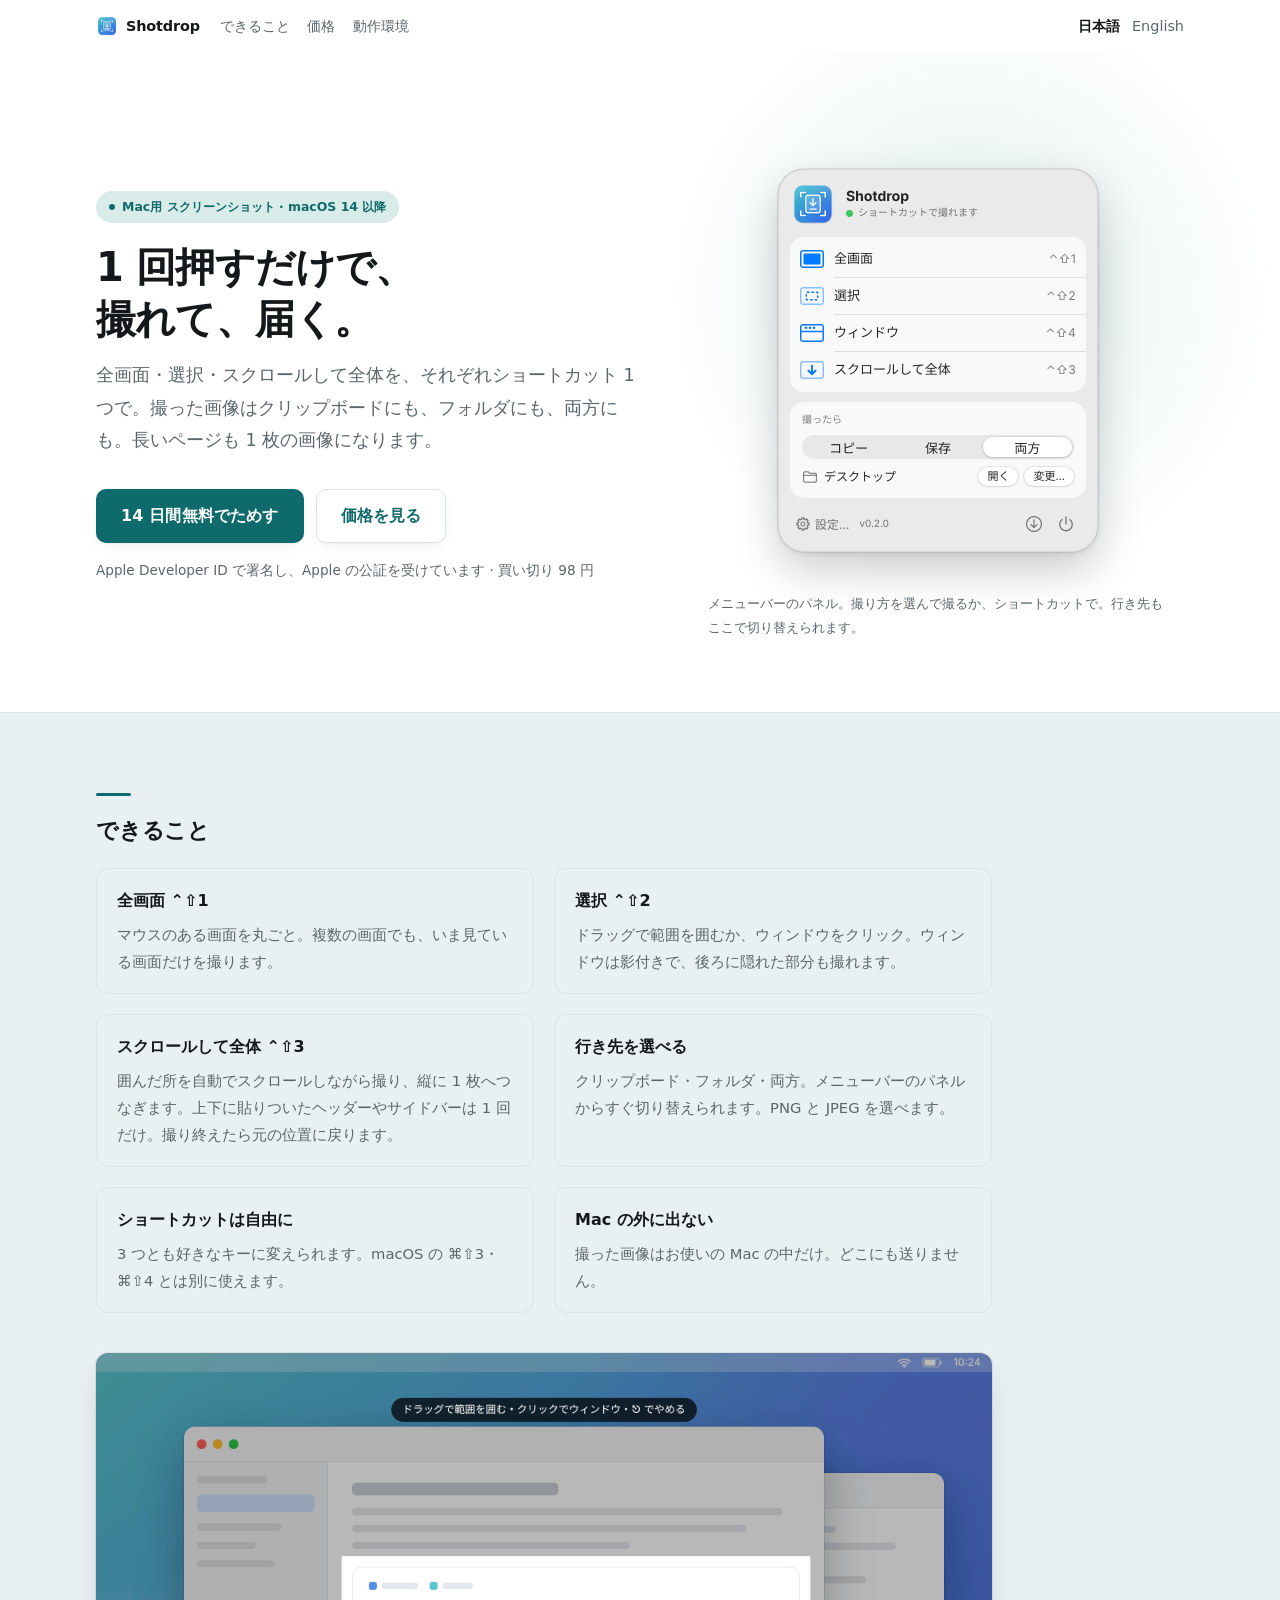
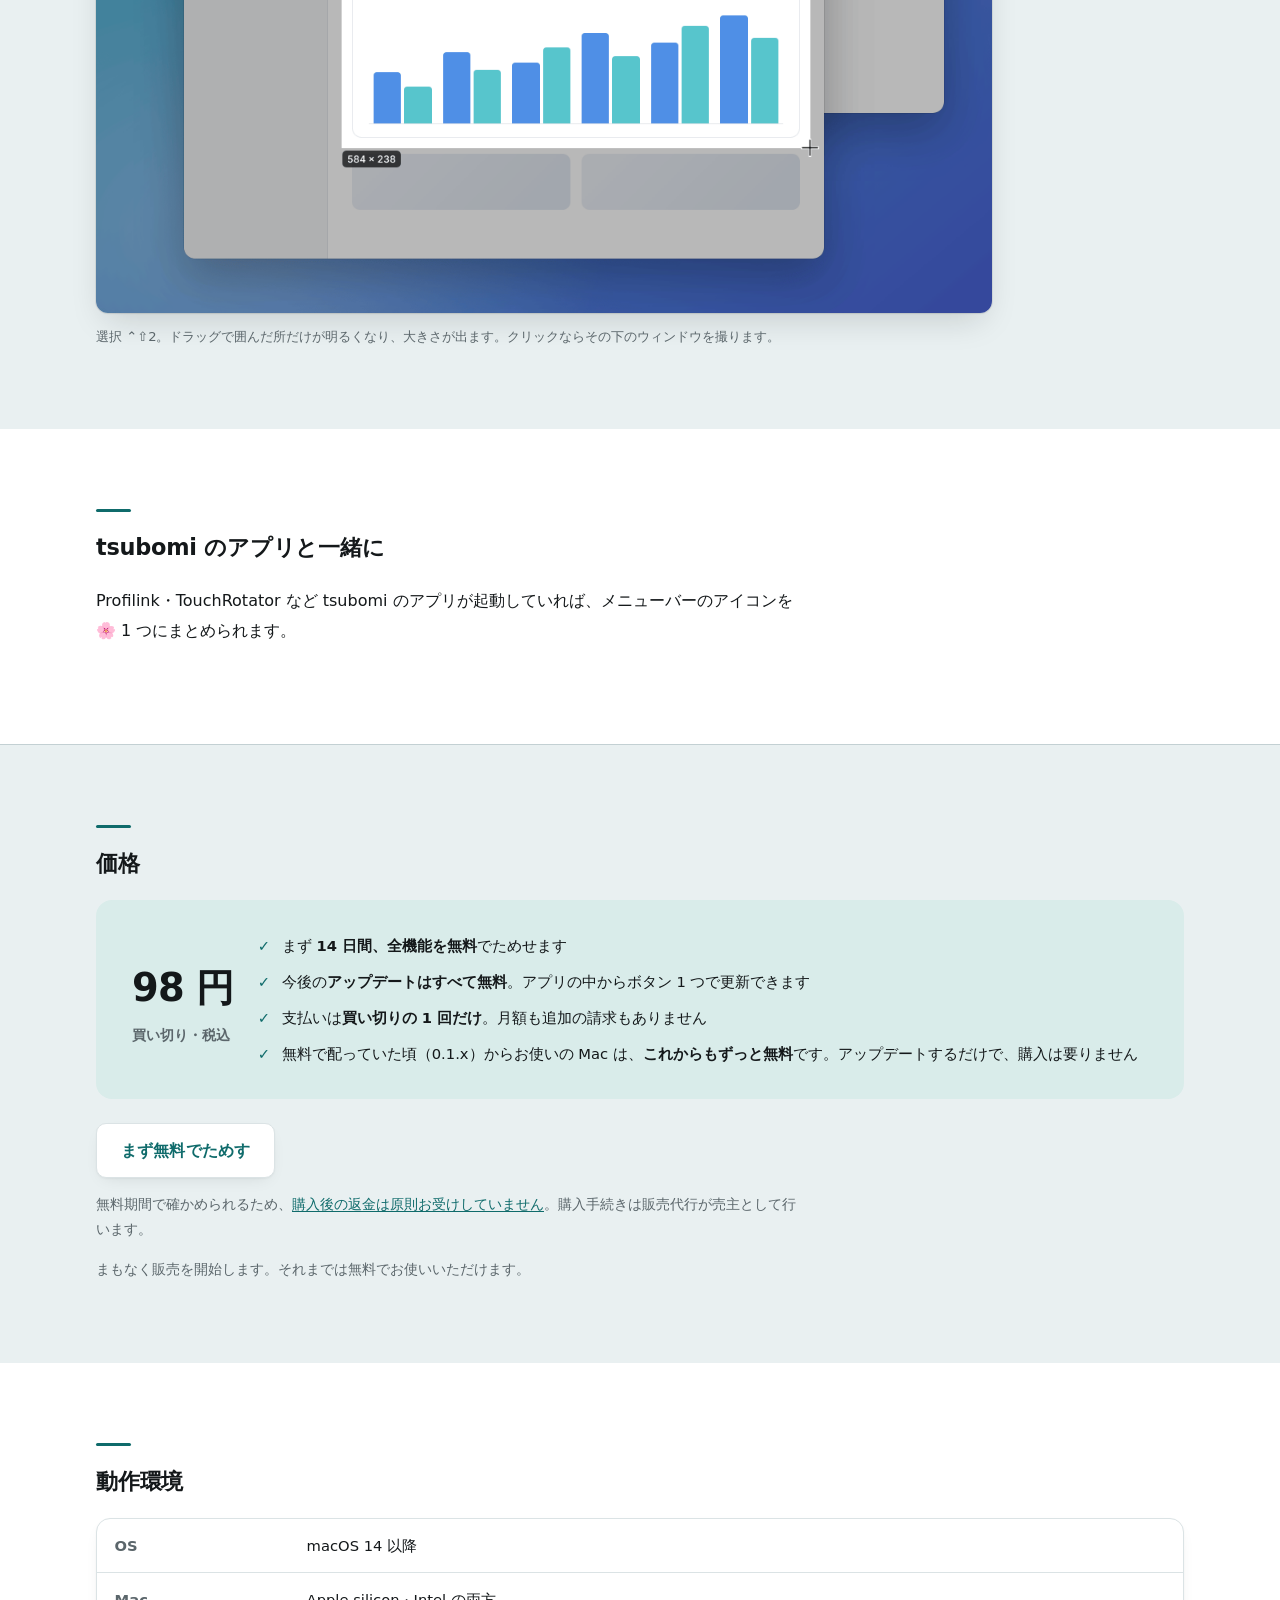
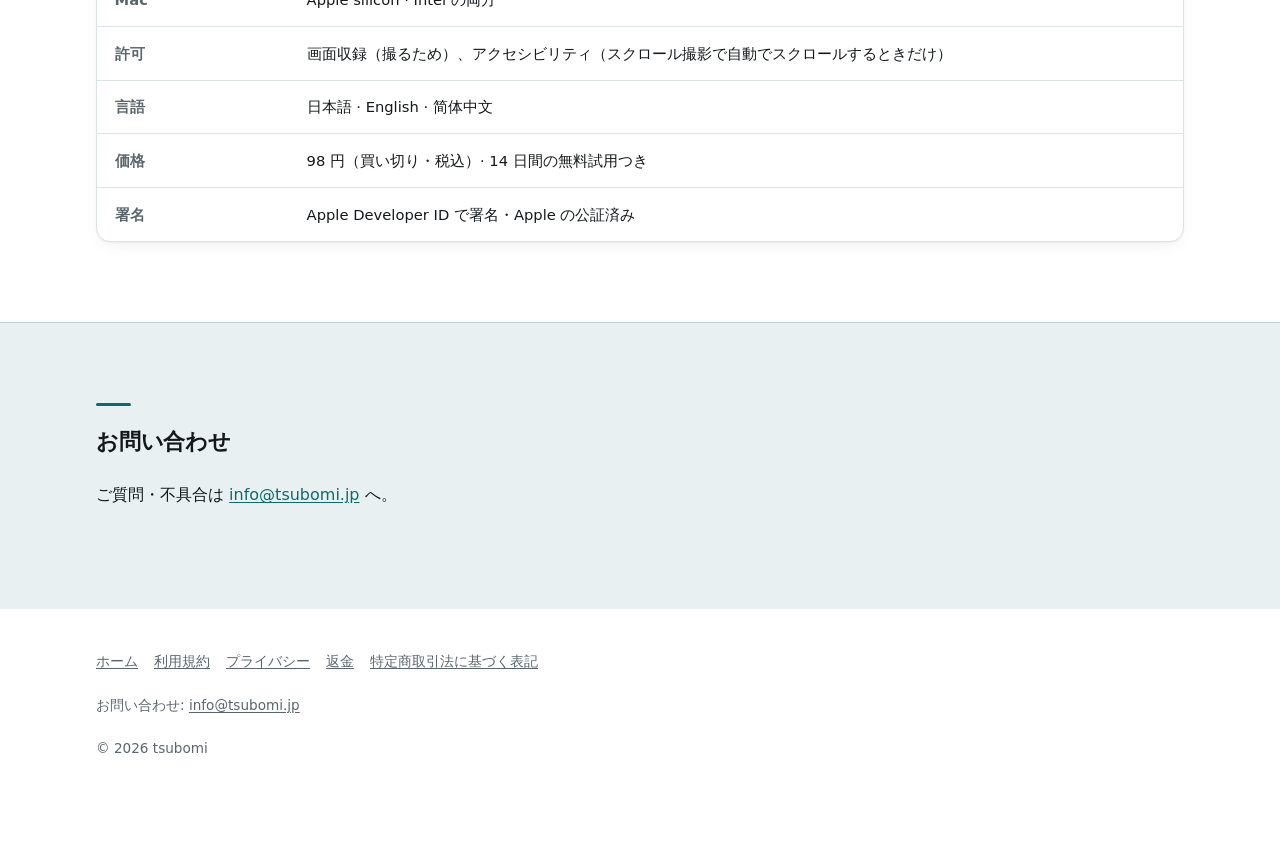
<file: docs/index.html>
<!DOCTYPE html>
<html lang="ja">
<head>
<meta charset="utf-8">
<meta name="viewport" content="width=device-width, initial-scale=1">
<title>Shotdrop &mdash; Mac用 スクリーンショット</title>
<meta name="description" content="全画面・選択・スクロールして全体を、それぞれショートカット 1 つで。撮った画像はクリップボードにも、フォルダにも、両方にも。長いページも 1 枚の画像になります。">
<meta property="og:type" content="website">
<meta property="og:url" content="https://shotdrop.tsubomi.jp/">
<meta property="og:title" content="Shotdrop — Mac用 スクリーンショット">
<meta property="og:description" content="全画面・選択・スクロールして全体を、それぞれショートカット 1 つで。撮った画像はクリップボードにも、フォルダにも、両方にも。長いページも 1 枚の画像になります。">
<meta property="og:image" content="https://shotdrop.tsubomi.jp/og-image.png">
<meta property="og:image:width" content="1200">
<meta property="og:image:height" content="630">
<meta name="twitter:card" content="summary_large_image">
<link rel="alternate" hreflang="en" href="https://shotdrop.tsubomi.jp/en/">
<link rel="stylesheet" href="style.css">
<link rel="icon" href="appicon.png">
</head>
<body>
<header class="top"><div class="wrap">
  <a class="brand" href="index.html"><img src="appicon.png" alt="" width="22" height="22">Shotdrop</a>
  <nav class="links"><a href="#features">できること</a><a href="#price">価格</a><a href="#specs">動作環境</a></nav>
  <nav class="langs"><a href="index.html" aria-current="true">日本語</a><a href="en/index.html">English</a></nav>
</div></header>

<div class="hero"><div class="wrap">
  <div>
    <p class="eyebrow"><i></i>Mac用 スクリーンショット &middot; macOS 14 以降</p>
    <h1>1 回押すだけで、<br>撮れて、届く。</h1>
    <p class="tagline">全画面・選択・スクロールして全体を、それぞれショートカット 1 つで。撮った画像はクリップボードにも、フォルダにも、両方にも。長いページも 1 枚の画像になります。</p>
    <div class="cta">
      <a class="button" href="https://github.com/tsubomi-devs/shotdrop-releases/releases/latest">14 日間無料でためす</a>
      <a class="button ghost" href="#price">価格を見る</a>
    </div>
    <p class="note">Apple Developer ID で署名し、Apple の公証を受けています &middot; 買い切り 98 円</p>
  </div>
  <figure class="shot-figure">
    <img class="shot panel-shot" src="panel.png" alt="Shotdrop のメニューバーのパネル。全画面・選択・ウィンドウ・スクロールして全体の 4 つの撮り方とショートカット、撮ったあとの行き先（コピー・保存・両方）が並んでいる" width="416" height="483">
    <figcaption>メニューバーのパネル。撮り方を選んで撮るか、ショートカットで。行き先もここで切り替えられます。</figcaption>
  </figure>
</div></div>

<section id="features"><div class="wrap">
  <h2>できること</h2>
  <div class="features">
    <div class="feature reveal">
      <h3>全画面 ⌃⇧1</h3>
      <p>マウスのある画面を丸ごと。複数の画面でも、いま見ている画面だけを撮ります。</p>
    </div>
    <div class="feature reveal">
      <h3>選択 ⌃⇧2</h3>
      <p>ドラッグで範囲を囲むか、ウィンドウをクリック。ウィンドウは影付きで、後ろに隠れた部分も撮れます。</p>
    </div>
    <div class="feature reveal">
      <h3>スクロールして全体 ⌃⇧3</h3>
      <p>囲んだ所を自動でスクロールしながら撮り、縦に 1 枚へつなぎます。上下に貼りついたヘッダーやサイドバーは 1 回だけ。撮り終えたら元の位置に戻ります。</p>
    </div>
    <div class="feature reveal">
      <h3>行き先を選べる</h3>
      <p>クリップボード・フォルダ・両方。メニューバーのパネルからすぐ切り替えられます。PNG と JPEG を選べます。</p>
    </div>
    <div class="feature reveal">
      <h3>ショートカットは自由に</h3>
      <p>3 つとも好きなキーに変えられます。macOS の ⌘⇧3・⌘⇧4 とは別に使えます。</p>
    </div>
    <div class="feature reveal">
      <h3>Mac の外に出ない</h3>
      <p>撮った画像はお使いの Mac の中だけ。どこにも送りません。</p>
    </div>
  </div>
  <figure class="fig screen-shot reveal">
    <img class="shot" src="selection.png" alt="選択で撮るところ。画面が暗くなり、ドラッグで囲んだグラフの部分だけが明るく、白い枠と「584 × 238」の大きさが出ている。上に「ドラッグで範囲を囲む・クリックでウィンドウ・⎋ でやめる」の案内" width="1120" height="700" loading="lazy">
    <figcaption>選択 ⌃⇧2。ドラッグで囲んだ所だけが明るくなり、大きさが出ます。クリックならその下のウィンドウを撮ります。</figcaption>
  </figure>
</div></section>

<section><div class="wrap">
  <h2>tsubomi のアプリと一緒に</h2>
  <p>Profilink・TouchRotator など tsubomi のアプリが起動していれば、メニューバーのアイコンを 🌸 1 つにまとめられます。</p>
</div></section>

<section id="price"><div class="wrap">
  <h2>価格</h2>
  <div class="price reveal">
    <p class="amount">98 円 <small>買い切り・税込</small></p>
    <ul class="price-list">
      <li>まず <strong>14 日間、全機能を無料</strong>でためせます</li>
      <li>今後の<strong>アップデートはすべて無料</strong>。アプリの中からボタン 1 つで更新できます</li>
      <li>支払いは<strong>買い切りの 1 回だけ</strong>。月額も追加の請求もありません</li>
      <li>無料で配っていた頃（0.1.x）からお使いの Mac は、<strong>これからもずっと無料</strong>です。アップデートするだけで、購入は要りません</li>
    </ul>
  </div>
  <div class="cta" style="margin-top:1.5rem">
    <button class="button" data-buy hidden>98 円で購入する</button>
    <a class="button ghost" href="https://github.com/tsubomi-devs/shotdrop-releases/releases/latest">まず無料でためす</a>
  </div>
  <p class="note">無料期間で確かめられるため、<a href="refund.html">購入後の返金は原則お受けしていません</a>。購入手続きは販売代行が売主として行います。</p>
  <p class="note" data-not-yet>まもなく販売を開始します。それまでは無料でお使いいただけます。</p>
</div></section>

<section id="specs"><div class="wrap">
  <h2>動作環境</h2>
  <div class="scroller reveal"><table>
    <tr><th>OS</th><td>macOS 14 以降</td></tr>
    <tr><th>Mac</th><td>Apple silicon &middot; Intel の両方</td></tr>
    <tr><th>許可</th><td>画面収録（撮るため）、アクセシビリティ（スクロール撮影で自動でスクロールするときだけ）</td></tr>
    <tr><th>言語</th><td>日本語 &middot; English &middot; 简体中文</td></tr>
    <tr><th>価格</th><td>98 円（買い切り・税込）&middot; 14 日間の無料試用つき</td></tr>
    <tr><th>署名</th><td>Apple Developer ID で署名・Apple の公証済み</td></tr>
  </table></div>
</div></section>

<section><div class="wrap">
  <h2>お問い合わせ</h2>
  <p>ご質問・不具合は <a href="mailto:info@tsubomi.jp">info@tsubomi.jp</a> へ。</p>
</div></section>

<footer><div class="wrap">
  <nav><a href="index.html">ホーム</a><a href="terms.html">利用規約</a><a href="privacy.html">プライバシー</a><a href="refund.html">返金</a><a href="tokushoho.html">特定商取引法に基づく表記</a></nav>
  <p>お問い合わせ: <a href="mailto:info@tsubomi.jp">info@tsubomi.jp</a></p>
  <p>&copy; 2026 tsubomi</p>
</div></footer>
<script src="https://cdn.paddle.com/paddle/v2/paddle.js"></script>
<script src="buy.js"></script>
<script src="motion.js" defer></script>
</body>
</html>
</file>
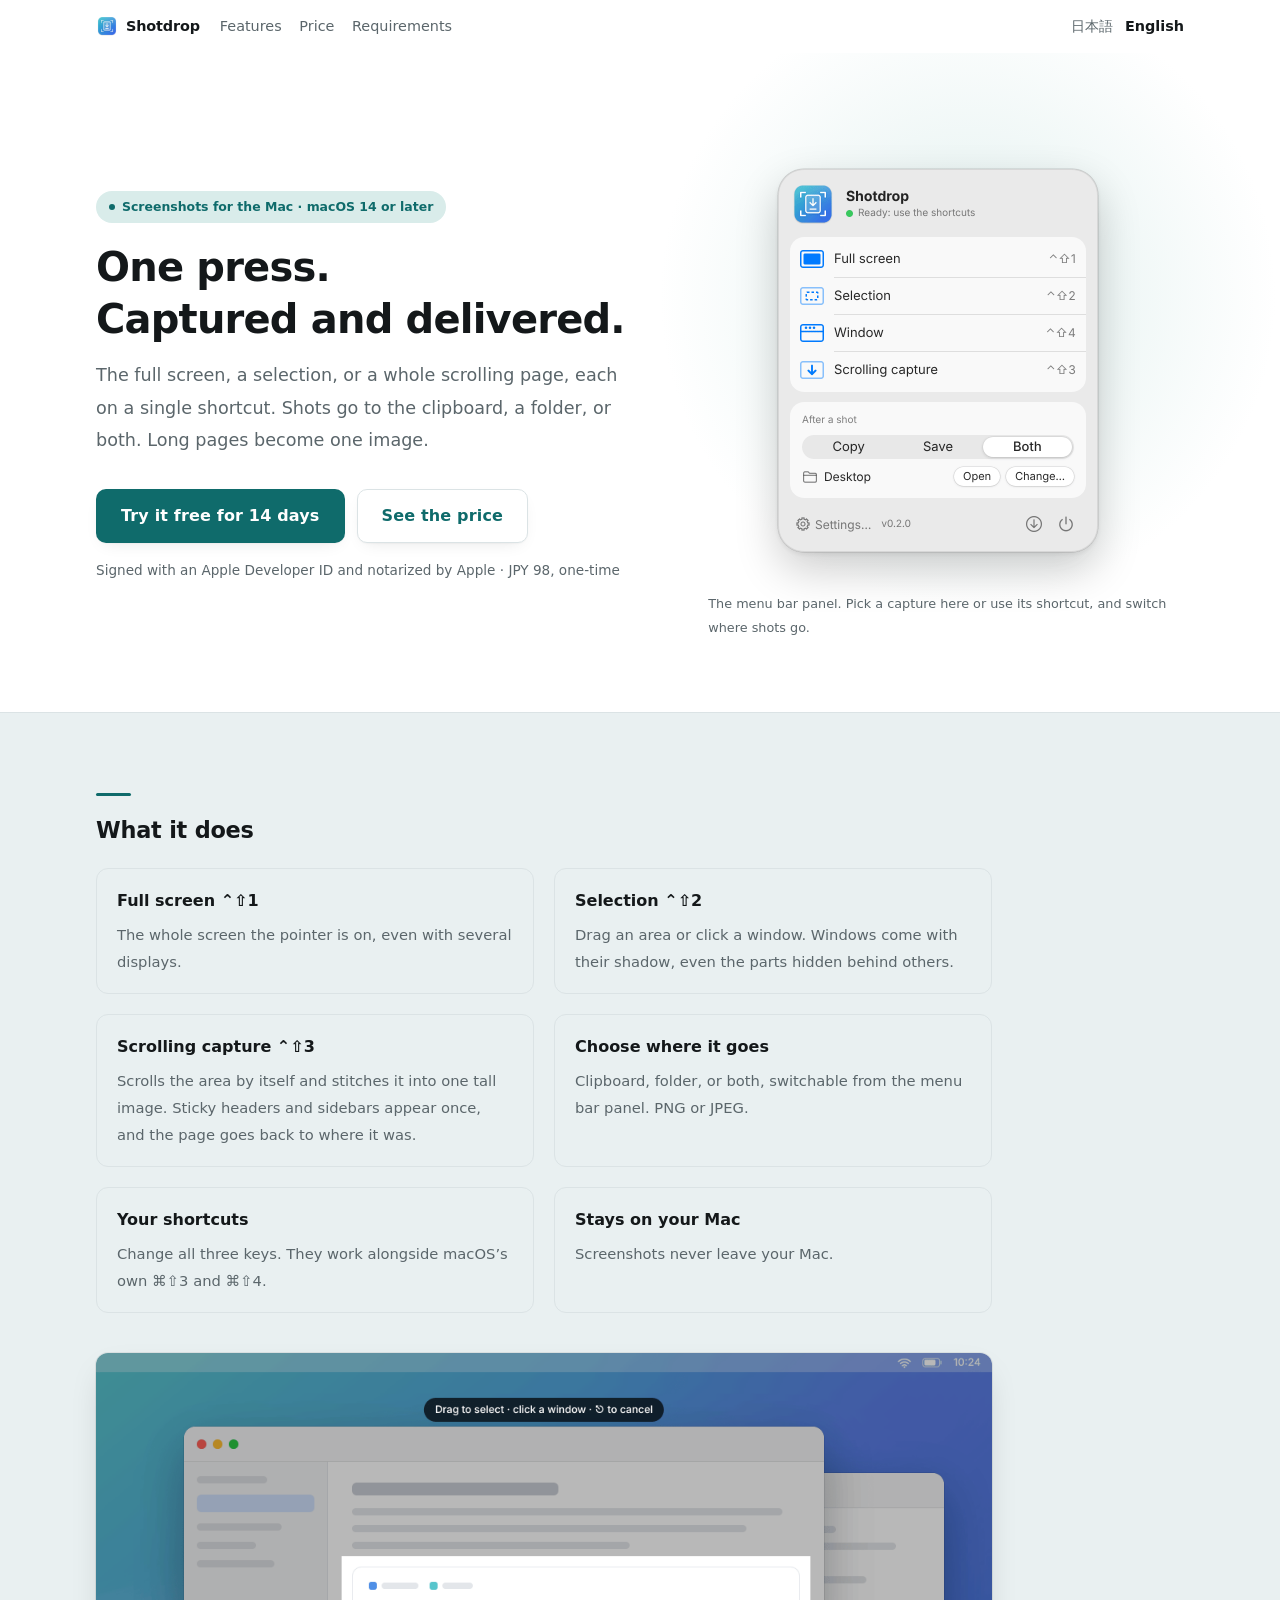
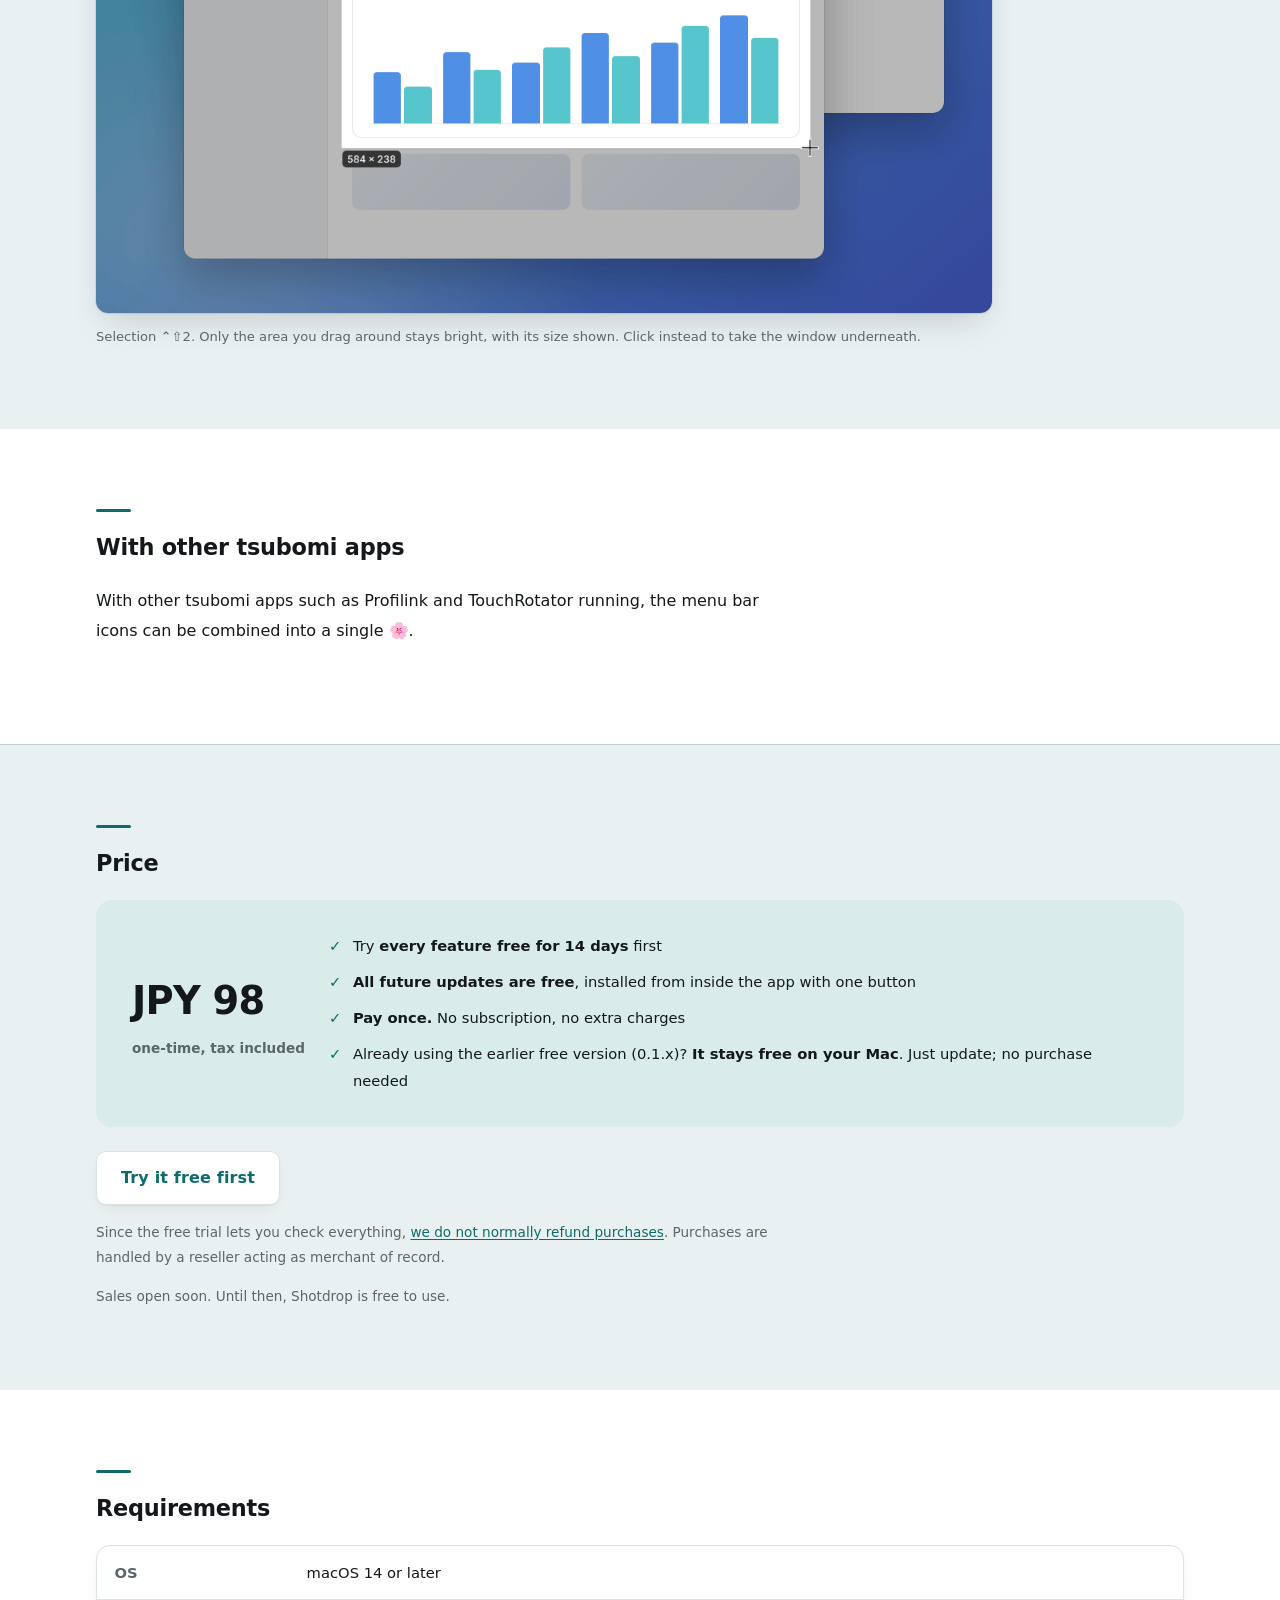
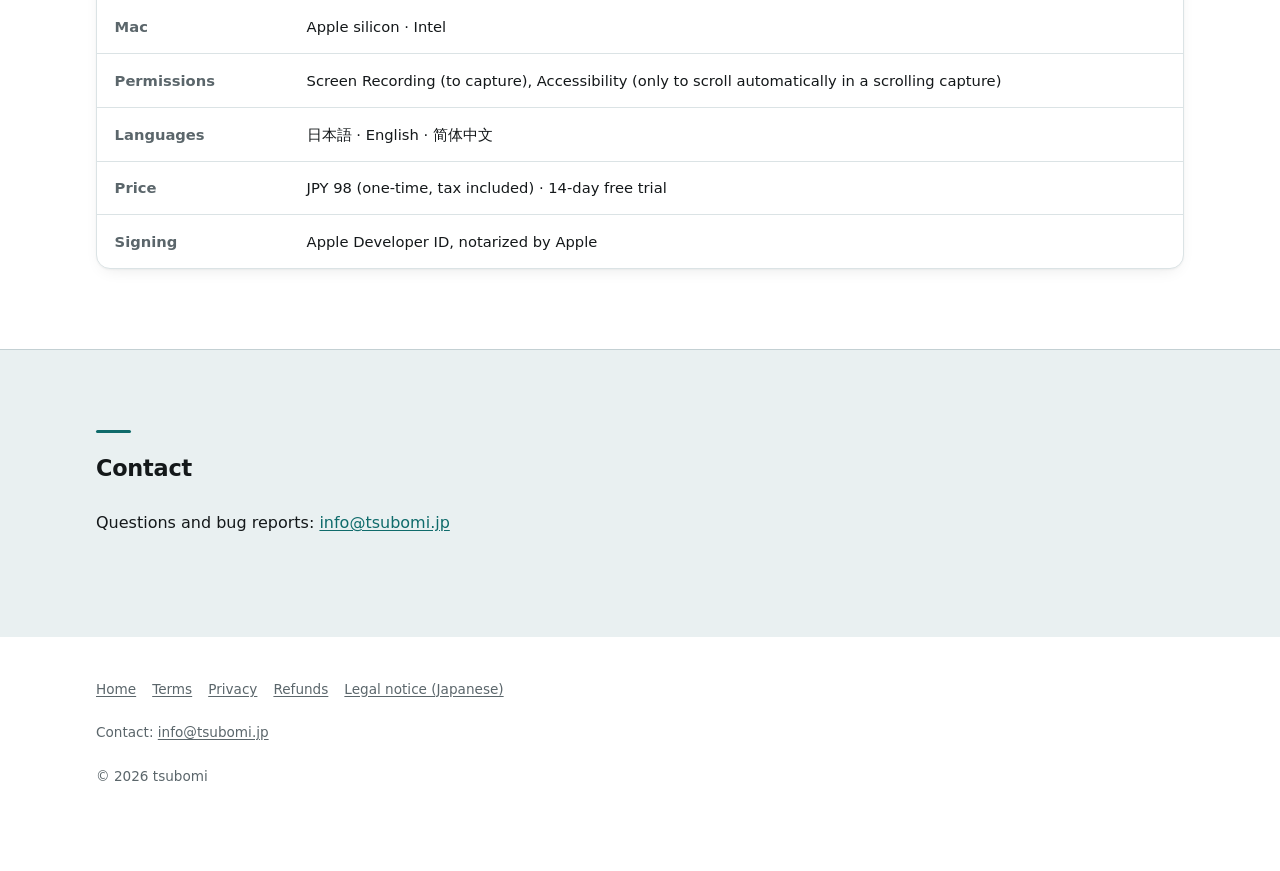
<file: docs/en/index.html>
<!DOCTYPE html>
<html lang="en">
<head>
<meta charset="utf-8">
<meta name="viewport" content="width=device-width, initial-scale=1">
<title>Shotdrop &mdash; Screenshots for the Mac</title>
<meta name="description" content="The full screen, a selection, or a whole scrolling page, each on a single shortcut. Shots go to the clipboard, a folder, or both. Long pages become one image.">
<meta property="og:type" content="website">
<meta property="og:url" content="https://shotdrop.tsubomi.jp/en/">
<meta property="og:title" content="Shotdrop — Screenshots for the Mac">
<meta property="og:description" content="The full screen, a selection, or a whole scrolling page, each on a single shortcut. Shots go to the clipboard, a folder, or both. Long pages become one image.">
<meta property="og:image" content="https://shotdrop.tsubomi.jp/en/og-image.png">
<meta property="og:image:width" content="1200">
<meta property="og:image:height" content="630">
<meta name="twitter:card" content="summary_large_image">
<link rel="alternate" hreflang="ja" href="https://shotdrop.tsubomi.jp/">
<link rel="stylesheet" href="../style.css">
<link rel="icon" href="../appicon.png">
</head>
<body>
<header class="top"><div class="wrap">
  <a class="brand" href="index.html"><img src="../appicon.png" alt="" width="22" height="22">Shotdrop</a>
  <nav class="links"><a href="#features">Features</a><a href="#price">Price</a><a href="#specs">Requirements</a></nav>
  <nav class="langs"><a href="../index.html">日本語</a><a href="../en/index.html" aria-current="true">English</a></nav>
</div></header>

<div class="hero"><div class="wrap">
  <div>
    <p class="eyebrow"><i></i>Screenshots for the Mac &middot; macOS 14 or later</p>
    <h1>One press.<br>Captured and delivered.</h1>
    <p class="tagline">The full screen, a selection, or a whole scrolling page, each on a single shortcut. Shots go to the clipboard, a folder, or both. Long pages become one image.</p>
    <div class="cta">
      <a class="button" href="https://github.com/tsubomi-devs/shotdrop-releases/releases/latest">Try it free for 14 days</a>
      <a class="button ghost" href="#price">See the price</a>
    </div>
    <p class="note">Signed with an Apple Developer ID and notarized by Apple &middot; JPY 98, one-time</p>
  </div>
  <figure class="shot-figure">
    <img class="shot panel-shot" src="panel.png" alt="The Shotdrop menu bar panel: the four ways to capture (Full screen, Selection, Window, Scrolling capture) with their shortcuts, and where shots go (Copy, Save or Both)" width="416" height="483">
    <figcaption>The menu bar panel. Pick a capture here or use its shortcut, and switch where shots go.</figcaption>
  </figure>
</div></div>

<section id="features"><div class="wrap">
  <h2>What it does</h2>
  <div class="features">
    <div class="feature reveal">
      <h3>Full screen ⌃⇧1</h3>
      <p>The whole screen the pointer is on, even with several displays.</p>
    </div>
    <div class="feature reveal">
      <h3>Selection ⌃⇧2</h3>
      <p>Drag an area or click a window. Windows come with their shadow, even the parts hidden behind others.</p>
    </div>
    <div class="feature reveal">
      <h3>Scrolling capture ⌃⇧3</h3>
      <p>Scrolls the area by itself and stitches it into one tall image. Sticky headers and sidebars appear once, and the page goes back to where it was.</p>
    </div>
    <div class="feature reveal">
      <h3>Choose where it goes</h3>
      <p>Clipboard, folder, or both, switchable from the menu bar panel. PNG or JPEG.</p>
    </div>
    <div class="feature reveal">
      <h3>Your shortcuts</h3>
      <p>Change all three keys. They work alongside macOS’s own ⌘⇧3 and ⌘⇧4.</p>
    </div>
    <div class="feature reveal">
      <h3>Stays on your Mac</h3>
      <p>Screenshots never leave your Mac.</p>
    </div>
  </div>
  <figure class="fig screen-shot reveal">
    <img class="shot" src="selection.png" alt="Taking a selection: the screen is dimmed except for the chart dragged around, which has a white border and its size, 584 × 238. At the top, the hint reads “Drag to select · click a window · ⎋ to cancel”" width="1120" height="700" loading="lazy">
    <figcaption>Selection ⌃⇧2. Only the area you drag around stays bright, with its size shown. Click instead to take the window underneath.</figcaption>
  </figure>
</div></section>

<section><div class="wrap">
  <h2>With other tsubomi apps</h2>
  <p>With other tsubomi apps such as Profilink and TouchRotator running, the menu bar icons can be combined into a single 🌸.</p>
</div></section>

<section id="price"><div class="wrap">
  <h2>Price</h2>
  <div class="price reveal">
    <p class="amount">JPY 98 <small>one-time, tax included</small></p>
    <ul class="price-list">
      <li>Try <strong>every feature free for 14 days</strong> first</li>
      <li><strong>All future updates are free</strong>, installed from inside the app with one button</li>
      <li><strong>Pay once.</strong> No subscription, no extra charges</li>
      <li>Already using the earlier free version (0.1.x)? <strong>It stays free on your Mac</strong>. Just update; no purchase needed</li>
    </ul>
  </div>
  <div class="cta" style="margin-top:1.5rem">
    <button class="button" data-buy hidden>Buy for JPY 98</button>
    <a class="button ghost" href="https://github.com/tsubomi-devs/shotdrop-releases/releases/latest">Try it free first</a>
  </div>
  <p class="note">Since the free trial lets you check everything, <a href="refund.html">we do not normally refund purchases</a>. Purchases are handled by a reseller acting as merchant of record.</p>
  <p class="note" data-not-yet>Sales open soon. Until then, Shotdrop is free to use.</p>
</div></section>

<section id="specs"><div class="wrap">
  <h2>Requirements</h2>
  <div class="scroller reveal"><table>
    <tr><th>OS</th><td>macOS 14 or later</td></tr>
    <tr><th>Mac</th><td>Apple silicon &middot; Intel</td></tr>
    <tr><th>Permissions</th><td>Screen Recording (to capture), Accessibility (only to scroll automatically in a scrolling capture)</td></tr>
    <tr><th>Languages</th><td>日本語 &middot; English &middot; 简体中文</td></tr>
    <tr><th>Price</th><td>JPY 98 (one-time, tax included) &middot; 14-day free trial</td></tr>
    <tr><th>Signing</th><td>Apple Developer ID, notarized by Apple</td></tr>
  </table></div>
</div></section>

<section><div class="wrap">
  <h2>Contact</h2>
  <p>Questions and bug reports: <a href="mailto:info@tsubomi.jp">info@tsubomi.jp</a></p>
</div></section>

<footer><div class="wrap">
  <nav><a href="index.html">Home</a><a href="terms.html">Terms</a><a href="privacy.html">Privacy</a><a href="refund.html">Refunds</a><a href="../tokushoho.html">Legal notice (Japanese)</a></nav>
  <p>Contact: <a href="mailto:info@tsubomi.jp">info@tsubomi.jp</a></p>
  <p>&copy; 2026 tsubomi</p>
</div></footer>
<script src="https://cdn.paddle.com/paddle/v2/paddle.js"></script>
<script src="../buy.js"></script>
<script src="../motion.js" defer></script>
</body>
</html>
</file>
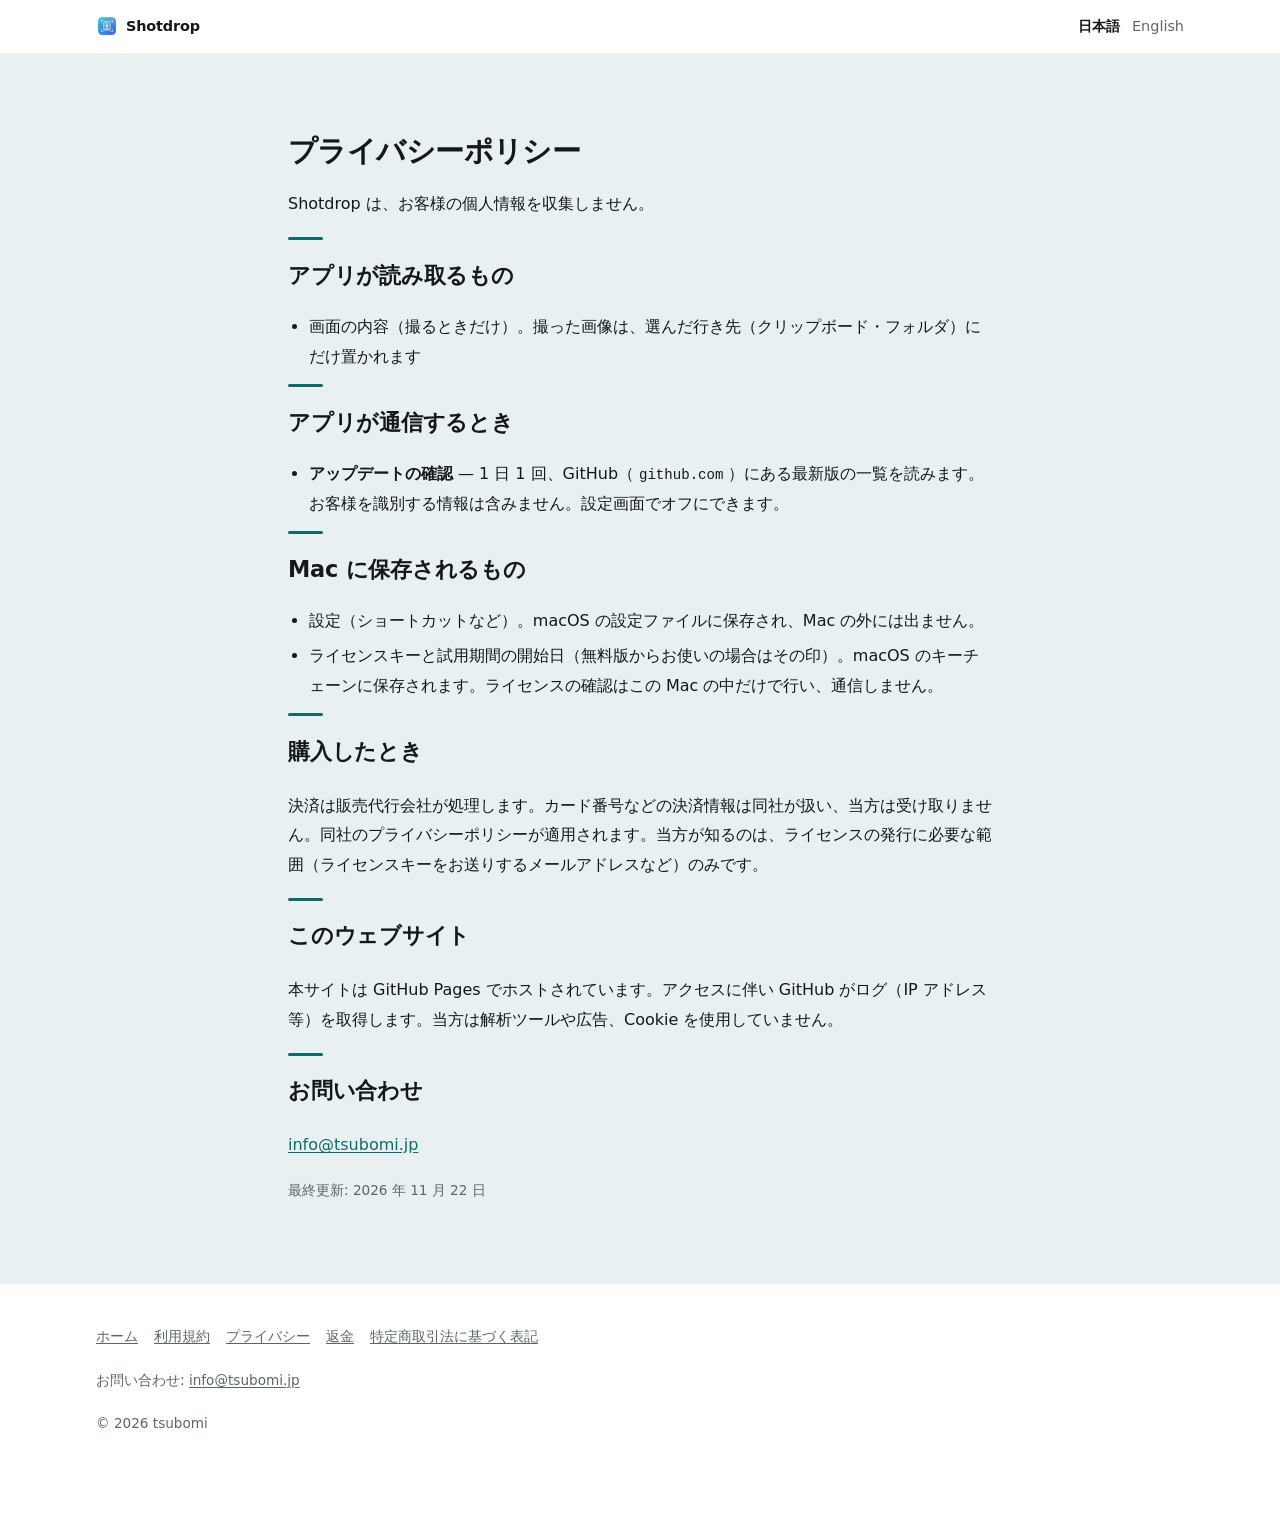
<file: docs/privacy.html>
<!DOCTYPE html>
<html lang="ja">
<head>
<meta charset="utf-8">
<meta name="viewport" content="width=device-width, initial-scale=1">
<title>プライバシーポリシー &mdash; Shotdrop</title>
<link rel="stylesheet" href="style.css">
</head>
<body>
<header class="top"><div class="wrap">
  <a class="brand" href="index.html"><img src="appicon.png" alt="" width="22" height="22">Shotdrop</a>
  <nav class="langs"><a href="privacy.html" aria-current="true">日本語</a><a href="en/privacy.html">English</a></nav>
</div></header>
<section><div class="wrap"><article><h1 style="font-size:1.8rem">プライバシーポリシー</h1>
<p>Shotdrop は、お客様の個人情報を収集しません。</p>
<h2>アプリが読み取るもの</h2>
<ul><li>画面の内容（撮るときだけ）。撮った画像は、選んだ行き先（クリップボード・フォルダ）にだけ置かれます</li></ul>
<h2>アプリが通信するとき</h2>
<ul><li><strong>アップデートの確認</strong> — 1 日 1 回、GitHub（<code>github.com</code>）にある最新版の一覧を読みます。お客様を識別する情報は含みません。設定画面でオフにできます。</li></ul>
<h2>Mac に保存されるもの</h2>
<ul>
  <li>設定（ショートカットなど）。macOS の設定ファイルに保存され、Mac の外には出ません。</li>
  <li>ライセンスキーと試用期間の開始日（無料版からお使いの場合はその印）。macOS のキーチェーンに保存されます。ライセンスの確認はこの Mac の中だけで行い、通信しません。</li>
</ul>
<h2>購入したとき</h2>
<p>決済は販売代行会社が処理します。カード番号などの決済情報は同社が扱い、当方は受け取りません。同社のプライバシーポリシーが適用されます。当方が知るのは、ライセンスの発行に必要な範囲（ライセンスキーをお送りするメールアドレスなど）のみです。</p>
<h2>このウェブサイト</h2>
<p>本サイトは GitHub Pages でホストされています。アクセスに伴い GitHub がログ（IP アドレス等）を取得します。当方は解析ツールや広告、Cookie を使用していません。</p>
<h2>お問い合わせ</h2>
<p><a href="mailto:info@tsubomi.jp">info@tsubomi.jp</a></p>
<p class="note">最終更新: 2026 年 11 月 22 日</p>
</article></div></section>
<footer><div class="wrap">
  <nav><a href="index.html">ホーム</a><a href="terms.html">利用規約</a><a href="privacy.html">プライバシー</a><a href="refund.html">返金</a><a href="tokushoho.html">特定商取引法に基づく表記</a></nav>
  <p>お問い合わせ: <a href="mailto:info@tsubomi.jp">info@tsubomi.jp</a></p>
  <p>&copy; 2026 tsubomi</p>
</div></footer>
</body>
</html>
</file>
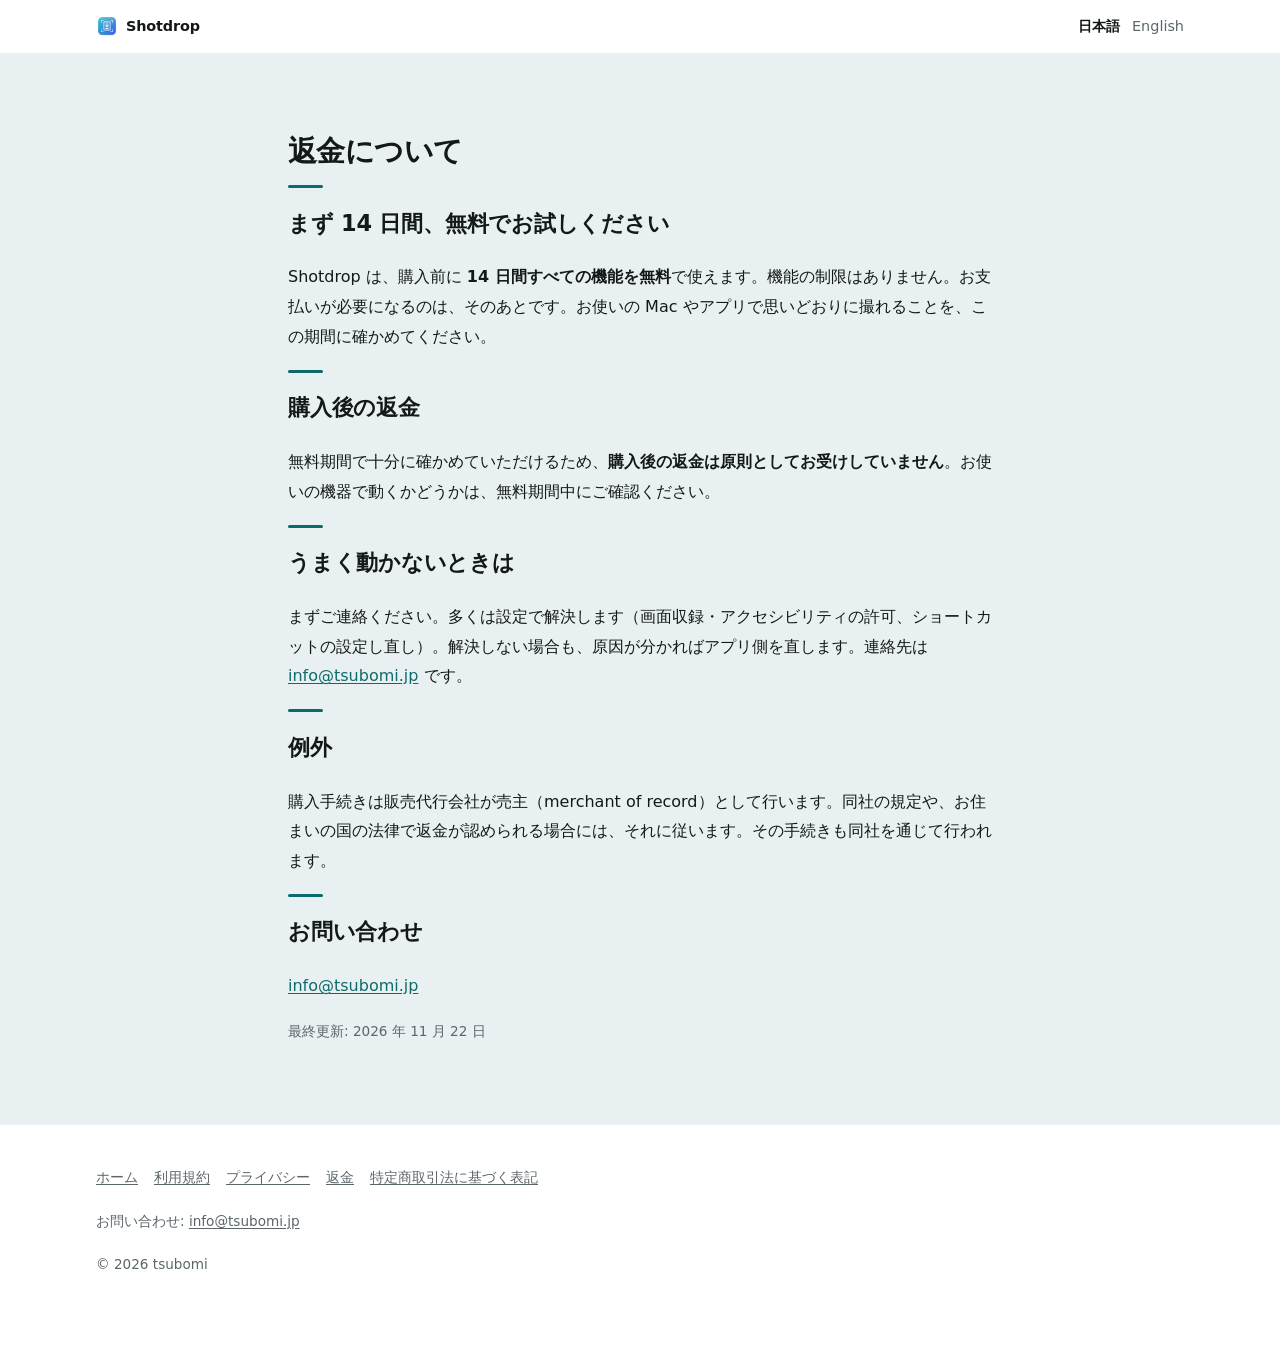
<file: docs/refund.html>
<!DOCTYPE html>
<html lang="ja">
<head>
<meta charset="utf-8">
<meta name="viewport" content="width=device-width, initial-scale=1">
<title>返金について &mdash; Shotdrop</title>
<link rel="stylesheet" href="style.css">
</head>
<body>
<header class="top"><div class="wrap">
  <a class="brand" href="index.html"><img src="appicon.png" alt="" width="22" height="22">Shotdrop</a>
  <nav class="langs"><a href="refund.html" aria-current="true">日本語</a><a href="en/refund.html">English</a></nav>
</div></header>
<section><div class="wrap"><article><h1 style="font-size:1.8rem">返金について</h1>
<h2>まず 14 日間、無料でお試しください</h2>
<p>Shotdrop は、購入前に <strong>14 日間すべての機能を無料</strong>で使えます。機能の制限はありません。お支払いが必要になるのは、そのあとです。お使いの Mac やアプリで思いどおりに撮れることを、この期間に確かめてください。</p>

<h2>購入後の返金</h2>
<p>無料期間で十分に確かめていただけるため、<strong>購入後の返金は原則としてお受けしていません</strong>。お使いの機器で動くかどうかは、無料期間中にご確認ください。</p>

<h2>うまく動かないときは</h2>
<p>まずご連絡ください。多くは設定で解決します（画面収録・アクセシビリティの許可、ショートカットの設定し直し）。解決しない場合も、原因が分かればアプリ側を直します。連絡先は <a href="mailto:info@tsubomi.jp">info@tsubomi.jp</a> です。</p>

<h2>例外</h2>
<p>購入手続きは販売代行会社が売主（merchant of record）として行います。同社の規定や、お住まいの国の法律で返金が認められる場合には、それに従います。その手続きも同社を通じて行われます。</p>

<h2>お問い合わせ</h2>
<p><a href="mailto:info@tsubomi.jp">info@tsubomi.jp</a></p>

<p class="note">最終更新: 2026 年 11 月 22 日</p>
</article></div></section>
<footer><div class="wrap">
  <nav><a href="index.html">ホーム</a><a href="terms.html">利用規約</a><a href="privacy.html">プライバシー</a><a href="refund.html">返金</a><a href="tokushoho.html">特定商取引法に基づく表記</a></nav>
  <p>お問い合わせ: <a href="mailto:info@tsubomi.jp">info@tsubomi.jp</a></p>
  <p>&copy; 2026 tsubomi</p>
</div></footer>
</body>
</html>
</file>
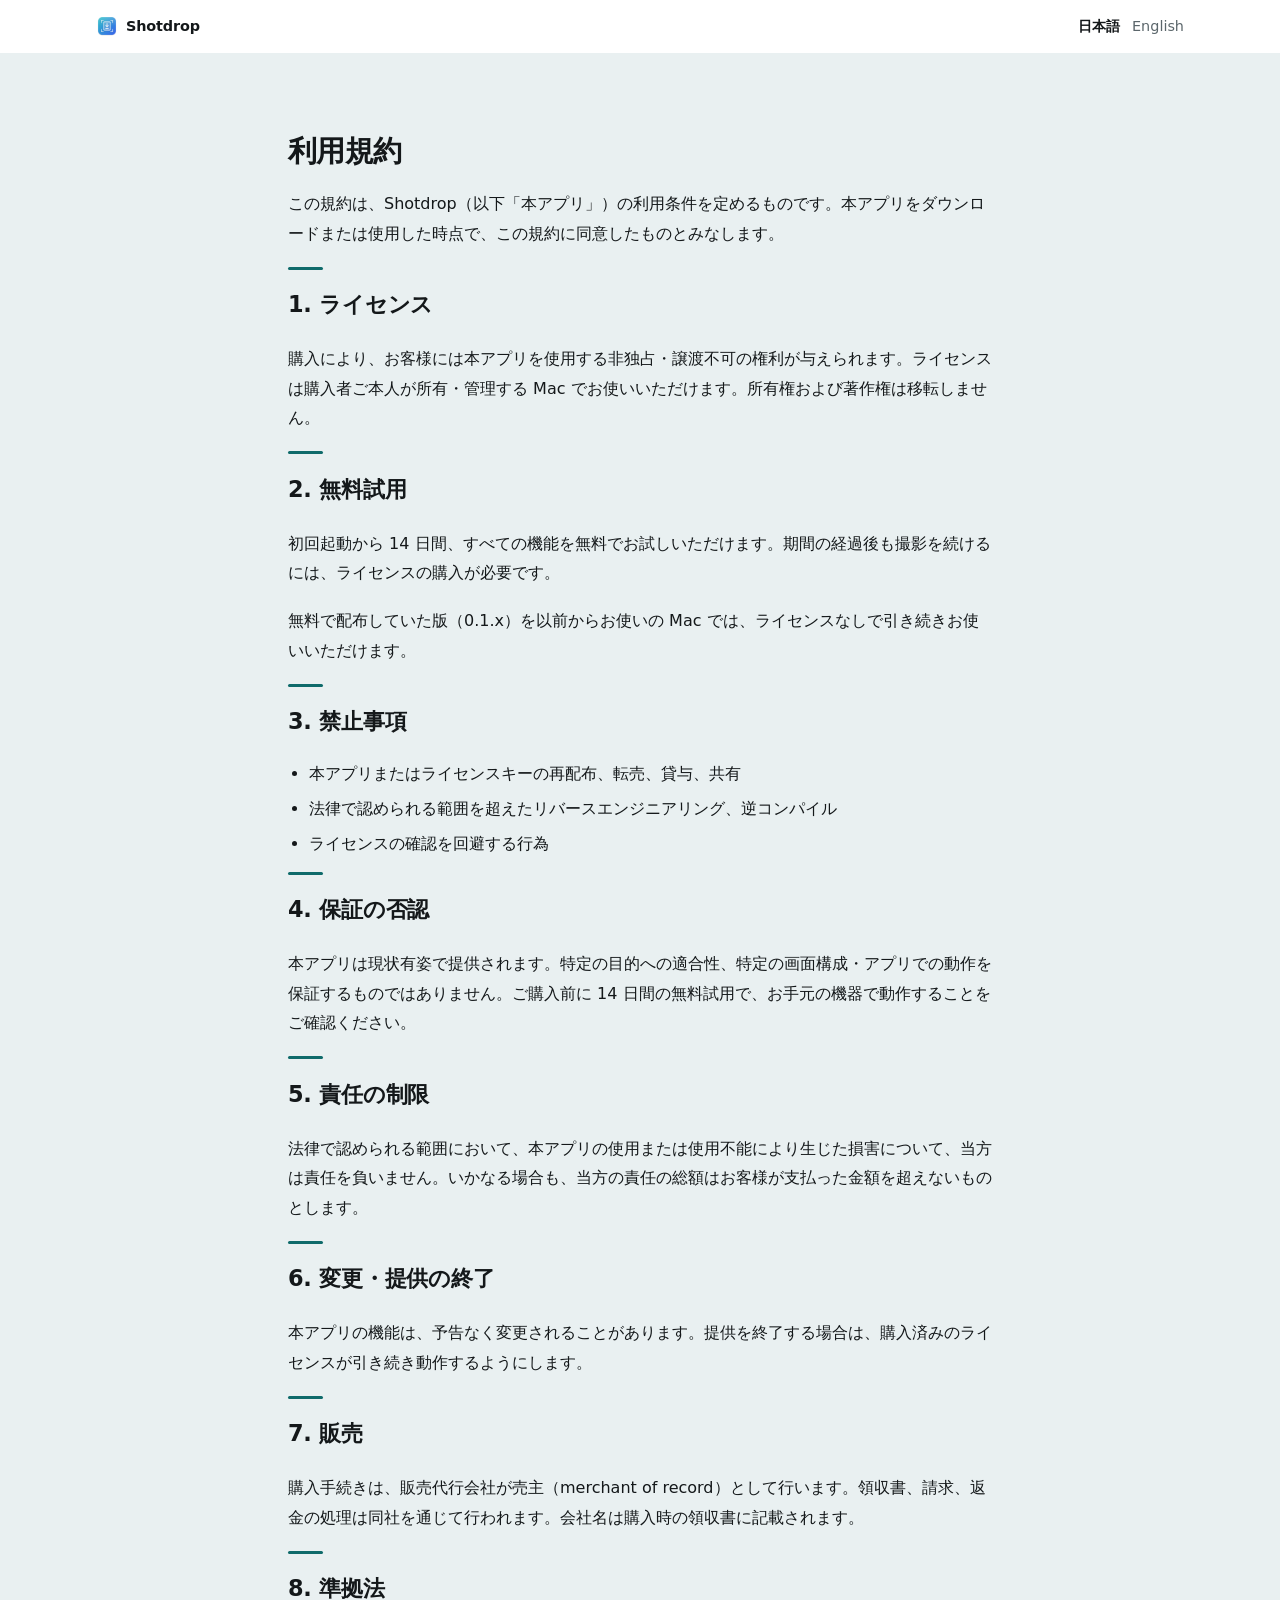
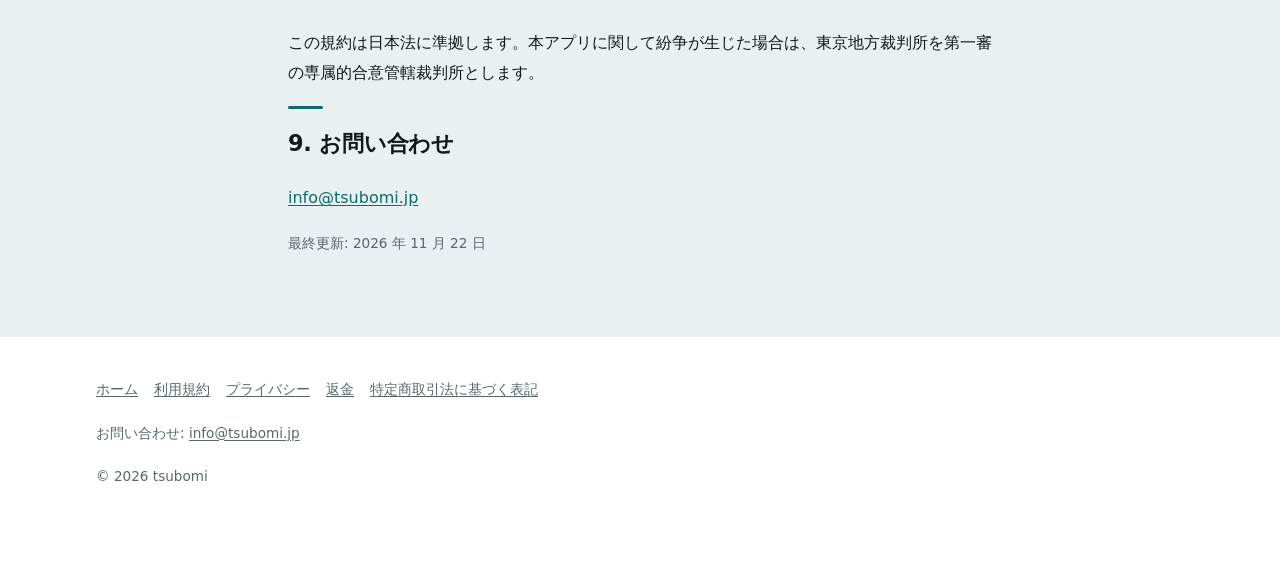
<file: docs/terms.html>
<!DOCTYPE html>
<html lang="ja">
<head>
<meta charset="utf-8">
<meta name="viewport" content="width=device-width, initial-scale=1">
<title>利用規約 &mdash; Shotdrop</title>
<link rel="stylesheet" href="style.css">
</head>
<body>
<header class="top"><div class="wrap">
  <a class="brand" href="index.html"><img src="appicon.png" alt="" width="22" height="22">Shotdrop</a>
  <nav class="langs"><a href="terms.html" aria-current="true">日本語</a><a href="en/terms.html">English</a></nav>
</div></header>
<section><div class="wrap"><article><h1 style="font-size:1.8rem">利用規約</h1>
<p>この規約は、Shotdrop（以下「本アプリ」）の利用条件を定めるものです。本アプリをダウンロードまたは使用した時点で、この規約に同意したものとみなします。</p>

<h2>1. ライセンス</h2>
<p>購入により、お客様には本アプリを使用する非独占・譲渡不可の権利が与えられます。ライセンスは購入者ご本人が所有・管理する Mac でお使いいただけます。所有権および著作権は移転しません。</p>

<h2>2. 無料試用</h2>
<p>初回起動から 14 日間、すべての機能を無料でお試しいただけます。期間の経過後も撮影を続けるには、ライセンスの購入が必要です。</p>
<p>無料で配布していた版（0.1.x）を以前からお使いの Mac では、ライセンスなしで引き続きお使いいただけます。</p>

<h2>3. 禁止事項</h2>
<ul>
  <li>本アプリまたはライセンスキーの再配布、転売、貸与、共有</li>
  <li>法律で認められる範囲を超えたリバースエンジニアリング、逆コンパイル</li>
  <li>ライセンスの確認を回避する行為</li>
</ul>

<h2>4. 保証の否認</h2>
<p>本アプリは現状有姿で提供されます。特定の目的への適合性、特定の画面構成・アプリでの動作を保証するものではありません。ご購入前に 14 日間の無料試用で、お手元の機器で動作することをご確認ください。</p>

<h2>5. 責任の制限</h2>
<p>法律で認められる範囲において、本アプリの使用または使用不能により生じた損害について、当方は責任を負いません。いかなる場合も、当方の責任の総額はお客様が支払った金額を超えないものとします。</p>

<h2>6. 変更・提供の終了</h2>
<p>本アプリの機能は、予告なく変更されることがあります。提供を終了する場合は、購入済みのライセンスが引き続き動作するようにします。</p>

<h2>7. 販売</h2>
<p>購入手続きは、販売代行会社が売主（merchant of record）として行います。領収書、請求、返金の処理は同社を通じて行われます。会社名は購入時の領収書に記載されます。</p>

<h2>8. 準拠法</h2>
<p>この規約は日本法に準拠します。本アプリに関して紛争が生じた場合は、東京地方裁判所を第一審の専属的合意管轄裁判所とします。</p>

<h2>9. お問い合わせ</h2>
<p><a href="mailto:info@tsubomi.jp">info@tsubomi.jp</a></p>

<p class="note">最終更新: 2026 年 11 月 22 日</p>
</article></div></section>
<footer><div class="wrap">
  <nav><a href="index.html">ホーム</a><a href="terms.html">利用規約</a><a href="privacy.html">プライバシー</a><a href="refund.html">返金</a><a href="tokushoho.html">特定商取引法に基づく表記</a></nav>
  <p>お問い合わせ: <a href="mailto:info@tsubomi.jp">info@tsubomi.jp</a></p>
  <p>&copy; 2026 tsubomi</p>
</div></footer>
</body>
</html>
</file>
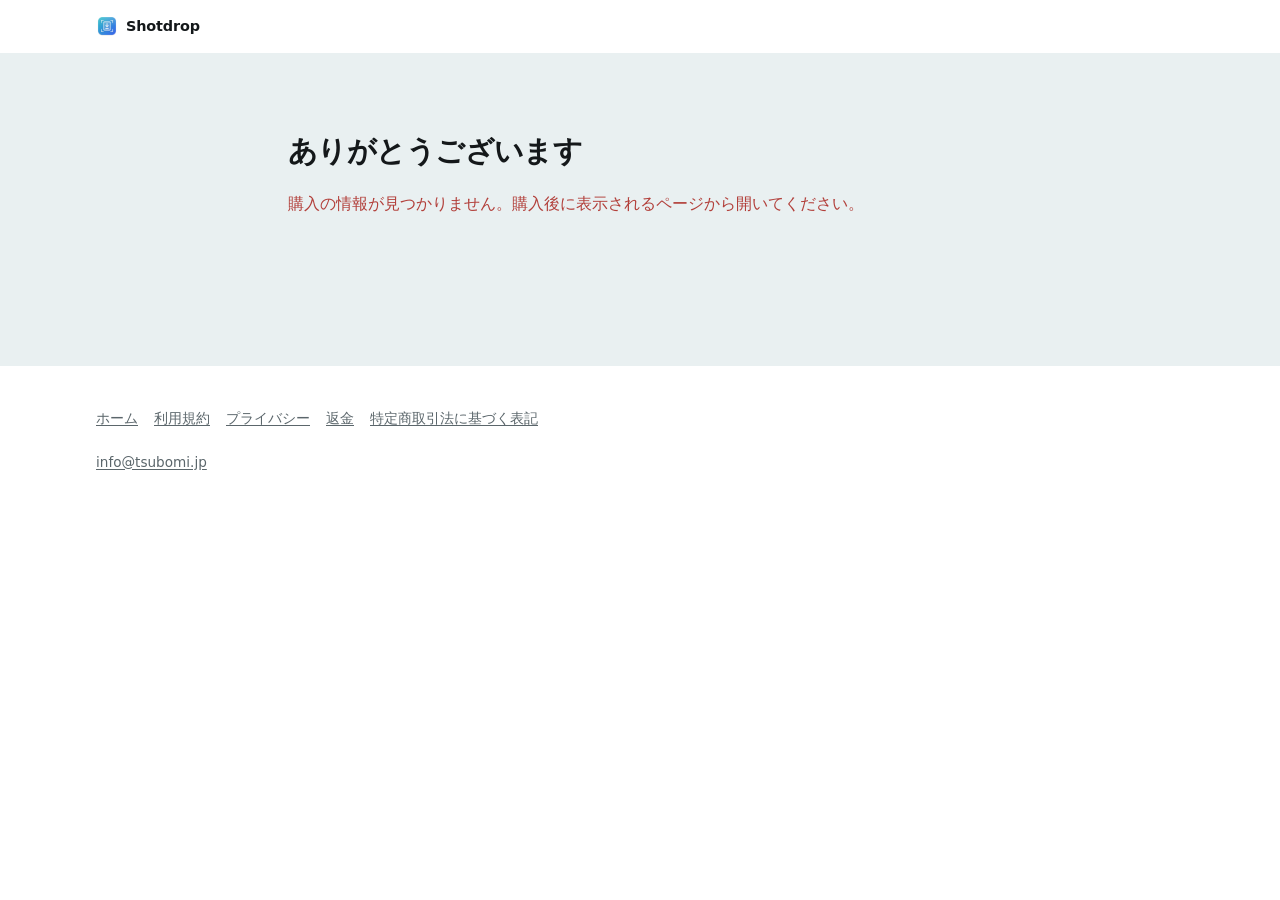
<file: docs/thanks.html>
<!DOCTYPE html>
<html lang="ja">
<head>
<meta charset="utf-8">
<meta name="viewport" content="width=device-width, initial-scale=1">
<meta name="robots" content="noindex">
<title>ライセンスキー &mdash; Shotdrop</title>
<link rel="stylesheet" href="style.css">
<link rel="icon" href="appicon.png">
<style>
  .key {
    font-family: var(--mono); font-size: .95rem; word-break: break-all;
    background: var(--panel); border: 1px solid var(--rule); border-radius: 8px;
    padding: 1rem 1.1rem; margin: 1rem 0; line-height: 1.6;
  }
  .state { min-height: 6rem; }
  .bad { color: var(--warn); }
</style>
</head>
<body>
<header class="top"><div class="wrap">
  <a class="brand" href="index.html"><img src="appicon.png" alt="" width="22" height="22">Shotdrop</a>
</div></header>

<section><div class="wrap"><article>
  <h1 style="font-size:1.8rem">ありがとうございます</h1>
  <div class="state" id="state"><p>ライセンスキーを用意しています…</p></div>
  <div id="next" hidden>
    <h2>入れ方</h2>
    <ol>
      <li>メニューバーの Shotdrop のアイコンを押し、下の「設定…」を押す</li>
      <li>左の「情報」を開く</li>
      <li>「ライセンス」の欄に上のキーを貼り付けて「認証する」を押す</li>
    </ol>
    <p class="note">同じキーをメールでもお送りしています。このページを閉じても、メールから入れられます。届かないときは <a href="mailto:info@tsubomi.jp">info@tsubomi.jp</a> までご連絡ください。</p>
  </div>
</article></div></section>

<footer><div class="wrap">
  <nav><a href="index.html">ホーム</a><a href="terms.html">利用規約</a><a href="privacy.html">プライバシー</a><a href="refund.html">返金</a><a href="tokushoho.html">特定商取引法に基づく表記</a></nav>
  <p><a href="mailto:info@tsubomi.jp">info@tsubomi.jp</a></p>
</div></footer>

<script>
/**
 * いま支払いが終わった購入のライセンスキーを出す（TouchRotator の thanks.html と同じ作り）。
 *
 * このページ自身は何も知らない。Paddle の取引番号をキーを渡す仕組み（Cloudflare Worker）に
 * 渡し、そちらが Paddle に「本当に支払われたか」を確かめてからキーを返す。同じ取引番号には
 * 必ず同じキーが返るので、読み込み直しても、閉じて開き直しても安全。
 */
// キーを渡す仕組みの URL（worker/shotdrop-keys.js）。Profilink と同じ Cloudflare アカウントに
// shotdrop-keys という名前で置いたときの URL。違う名前・アカウントに置いたら、ここ（と en/thanks.html）を直す。
const KEY_SERVICE = "https://tsubomi-keys.small-leaf-0ba1.workers.dev";
const MAIL = "info@tsubomi.jp";

const state = document.getElementById("state");

function say(text, bad) {
  state.innerHTML = "";
  const p = document.createElement("p");
  if (bad) p.className = "bad";
  p.textContent = text;
  state.appendChild(p);
}

function showKey(key) {
  state.innerHTML = "";
  const label = document.createElement("p");
  label.textContent = "あなたのライセンスキー：";
  const box = document.createElement("div");
  box.className = "key";
  box.textContent = key;
  state.append(label, box);
  document.getElementById("next").hidden = false;
}

async function run() {
  const id = new URLSearchParams(location.search).get("_ptxn");
  if (!id) return say("購入の情報が見つかりません。購入後に表示されるページから開いてください。", true);
  if (!KEY_SERVICE) return say("キーを取得できませんでした。" + MAIL + " までご連絡いただければ、すぐにお送りします。", true);
  try {
    const response = await fetch(`${KEY_SERVICE}?txn=${encodeURIComponent(id)}`);
    const answer = await response.json();
    if (response.status === 402) return say("この購入はまだ完了していません。支払いが終わってから、もう一度開いてください。", true);
    if (!response.ok || !answer.key) return say("キーを取得できませんでした。" + MAIL + " までご連絡いただければ、すぐにお送りします。", true);
    showKey(answer.key);
  } catch {
    say("キーを取得できませんでした。" + MAIL + " までご連絡いただければ、すぐにお送りします。", true);
  }
}

run();
</script>
</body>
</html>
</file>
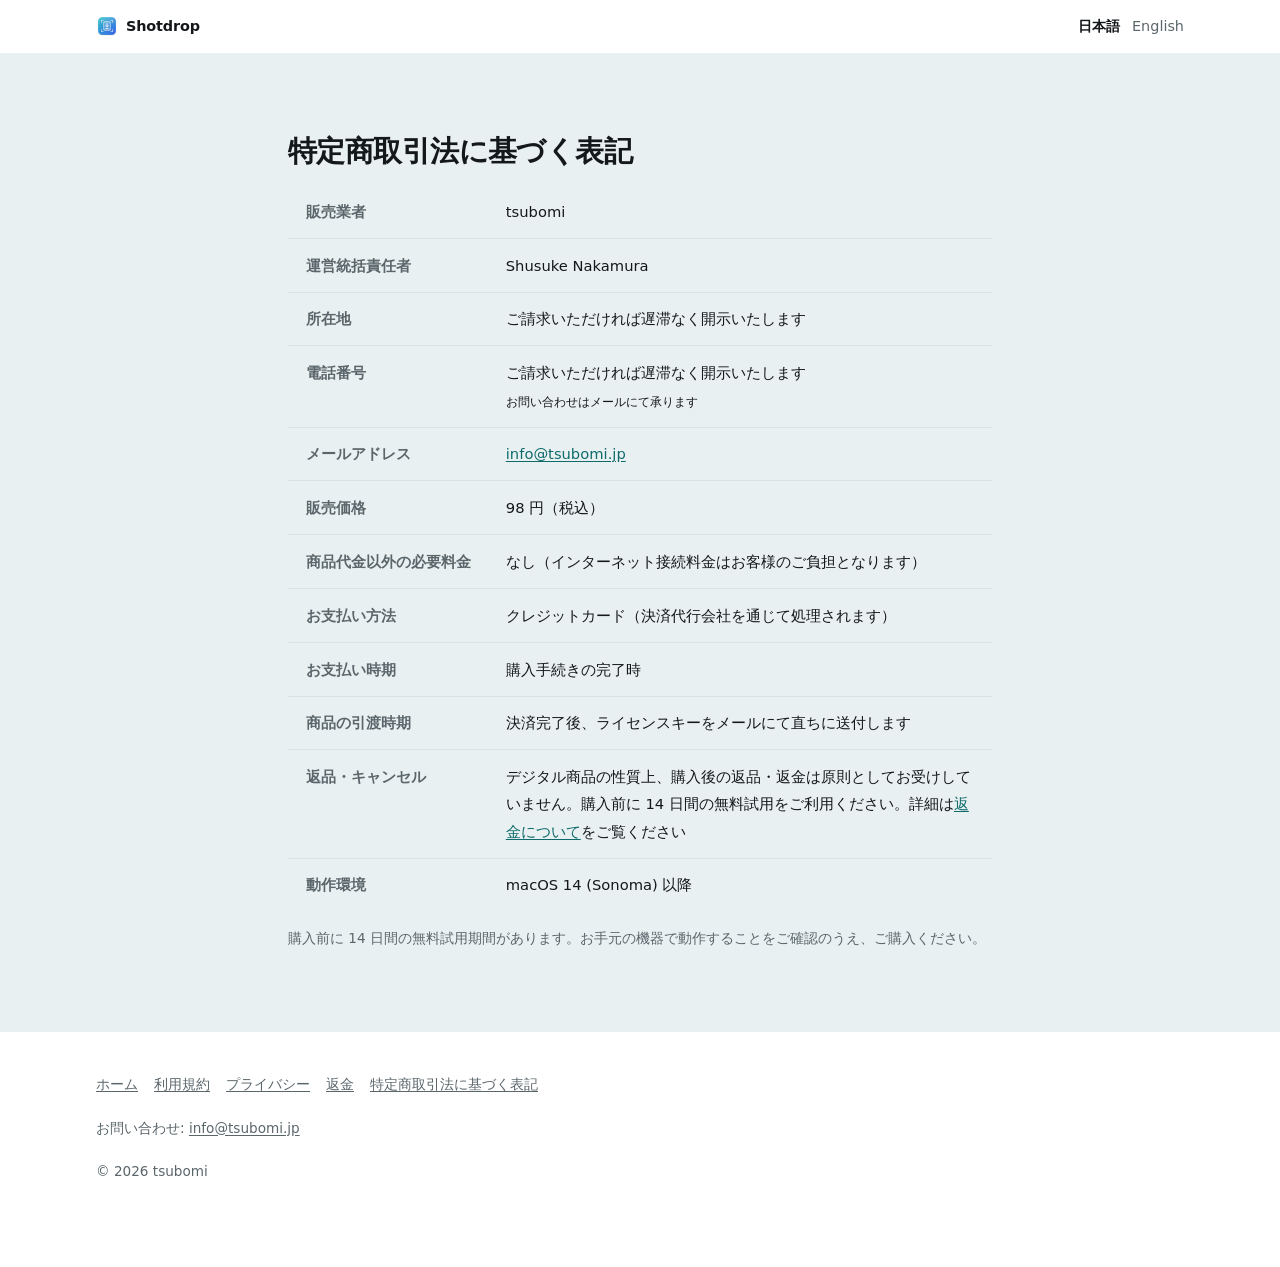
<file: docs/tokushoho.html>
<!DOCTYPE html>
<html lang="ja">
<head>
<meta charset="utf-8">
<meta name="viewport" content="width=device-width, initial-scale=1">
<title>特定商取引法に基づく表記 &mdash; Shotdrop</title>
<link rel="stylesheet" href="style.css">
</head>
<body>
<header class="top"><div class="wrap">
  <a class="brand" href="index.html"><img src="appicon.png" alt="" width="22" height="22">Shotdrop</a>
  <nav class="langs"><a href="tokushoho.html" aria-current="true">日本語</a><a href="en/index.html">English</a></nav>
</div></header>
<section><div class="wrap"><article><h1 style="font-size:1.8rem">特定商取引法に基づく表記</h1>
<div class="scroller"><table>
  <tr><th>販売業者</th><td>tsubomi</td></tr>
  <tr><th>運営統括責任者</th><td>Shusuke Nakamura</td></tr>
  <tr><th>所在地</th><td>ご請求いただければ遅滞なく開示いたします</td></tr>
  <tr><th>電話番号</th><td>ご請求いただければ遅滞なく開示いたします<br><small>お問い合わせはメールにて承ります</small></td></tr>
  <tr><th>メールアドレス</th><td><a href="mailto:info@tsubomi.jp">info@tsubomi.jp</a></td></tr>
  <tr><th>販売価格</th><td>98 円（税込）</td></tr>
  <tr><th>商品代金以外の必要料金</th><td>なし（インターネット接続料金はお客様のご負担となります）</td></tr>
  <tr><th>お支払い方法</th><td>クレジットカード（決済代行会社を通じて処理されます）</td></tr>
  <tr><th>お支払い時期</th><td>購入手続きの完了時</td></tr>
  <tr><th>商品の引渡時期</th><td>決済完了後、ライセンスキーをメールにて直ちに送付します</td></tr>
  <tr><th>返品・キャンセル</th><td>デジタル商品の性質上、購入後の返品・返金は原則としてお受けしていません。購入前に 14 日間の無料試用をご利用ください。詳細は<a href="refund.html">返金について</a>をご覧ください</td></tr>
  <tr><th>動作環境</th><td>macOS 14 (Sonoma) 以降</td></tr>
</table></div>

<p class="note">購入前に 14 日間の無料試用期間があります。お手元の機器で動作することをご確認のうえ、ご購入ください。</p>
</article></div></section>
<footer><div class="wrap">
  <nav><a href="index.html">ホーム</a><a href="terms.html">利用規約</a><a href="privacy.html">プライバシー</a><a href="refund.html">返金</a><a href="tokushoho.html">特定商取引法に基づく表記</a></nav>
  <p>お問い合わせ: <a href="mailto:info@tsubomi.jp">info@tsubomi.jp</a></p>
  <p>&copy; 2026 tsubomi</p>
</div></footer>
</body>
</html>
</file>
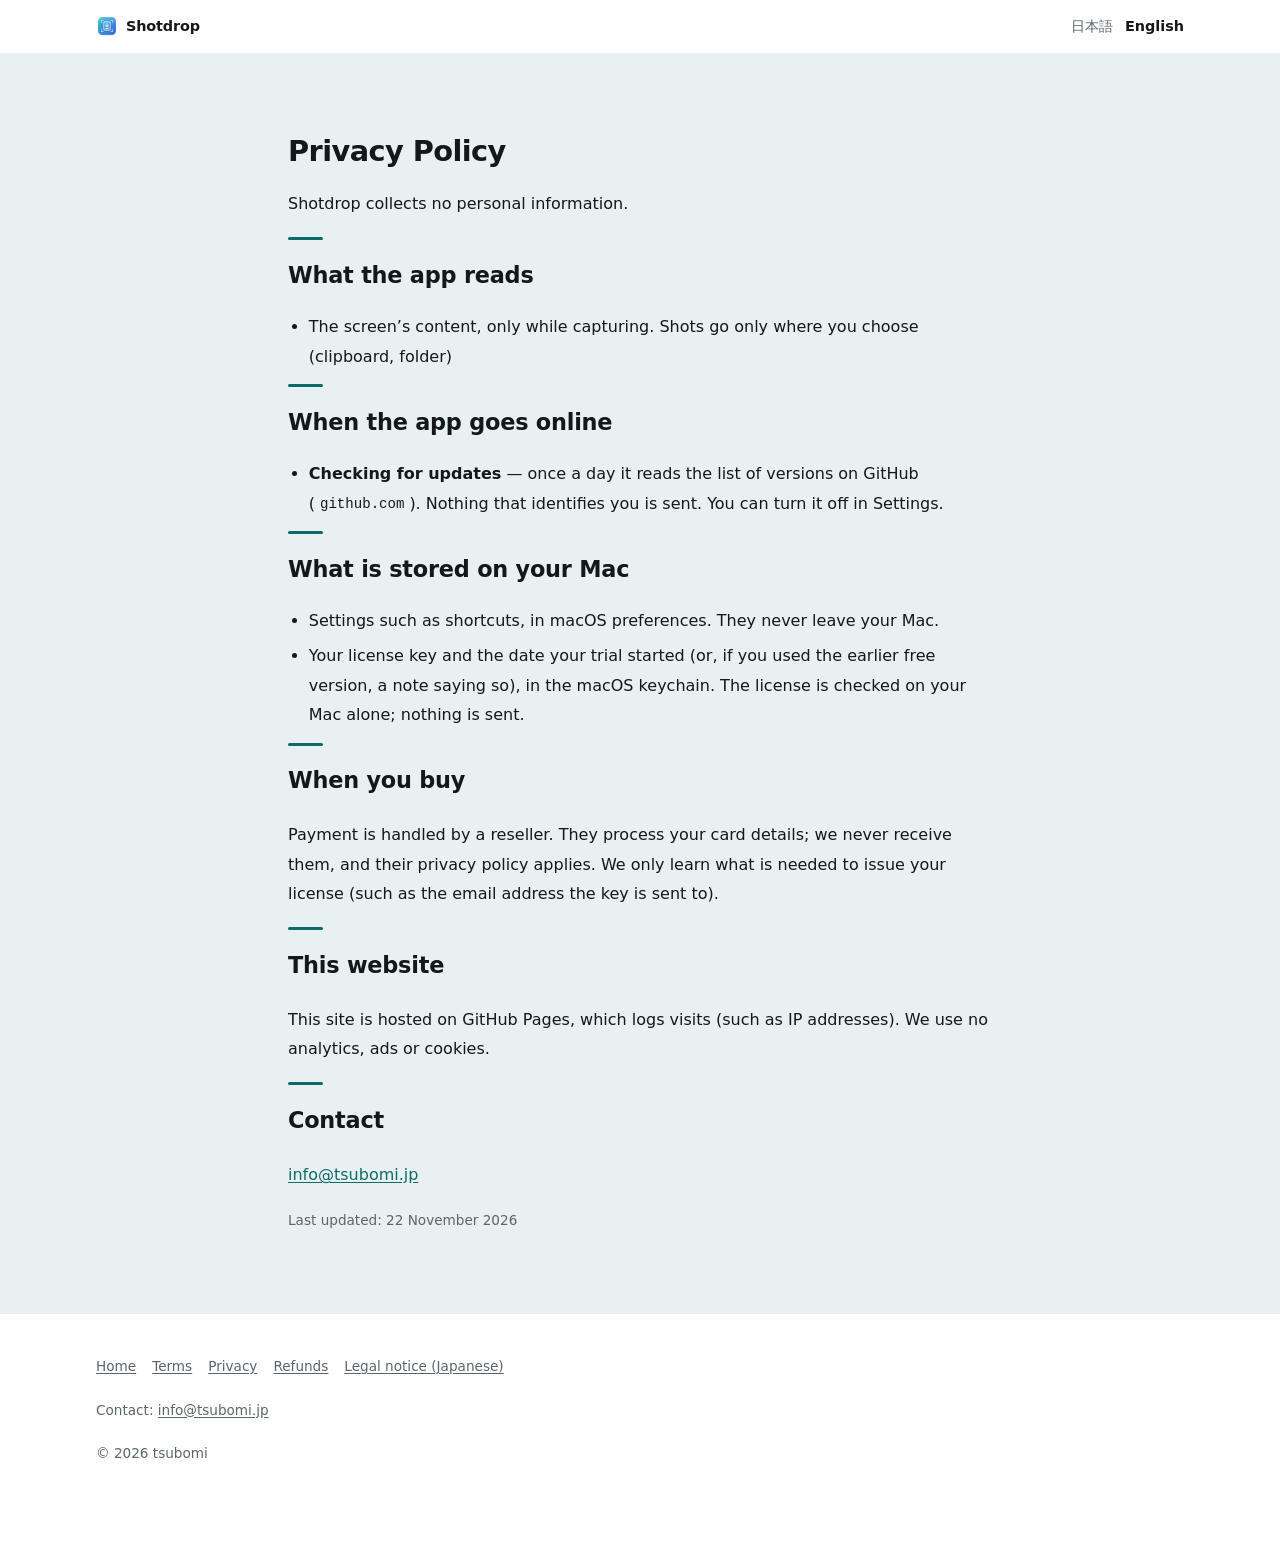
<file: docs/en/privacy.html>
<!DOCTYPE html>
<html lang="en">
<head>
<meta charset="utf-8">
<meta name="viewport" content="width=device-width, initial-scale=1">
<title>Privacy Policy &mdash; Shotdrop</title>
<link rel="stylesheet" href="../style.css">
</head>
<body>
<header class="top"><div class="wrap">
  <a class="brand" href="index.html"><img src="../appicon.png" alt="" width="22" height="22">Shotdrop</a>
  <nav class="langs"><a href="../privacy.html">日本語</a><a href="../en/privacy.html" aria-current="true">English</a></nav>
</div></header>
<section><div class="wrap"><article><h1 style="font-size:1.8rem">Privacy Policy</h1>
<p>Shotdrop collects no personal information.</p>
<h2>What the app reads</h2>
<ul><li>The screen’s content, only while capturing. Shots go only where you choose (clipboard, folder)</li></ul>
<h2>When the app goes online</h2>
<ul><li><strong>Checking for updates</strong> — once a day it reads the list of versions on GitHub (<code>github.com</code>). Nothing that identifies you is sent. You can turn it off in Settings.</li></ul>
<h2>What is stored on your Mac</h2>
<ul>
  <li>Settings such as shortcuts, in macOS preferences. They never leave your Mac.</li>
  <li>Your license key and the date your trial started (or, if you used the earlier free version, a note saying so), in the macOS keychain. The license is checked on your Mac alone; nothing is sent.</li>
</ul>
<h2>When you buy</h2>
<p>Payment is handled by a reseller. They process your card details; we never receive them, and their privacy policy applies. We only learn what is needed to issue your license (such as the email address the key is sent to).</p>
<h2>This website</h2>
<p>This site is hosted on GitHub Pages, which logs visits (such as IP addresses). We use no analytics, ads or cookies.</p>
<h2>Contact</h2>
<p><a href="mailto:info@tsubomi.jp">info@tsubomi.jp</a></p>
<p class="note">Last updated: 22 November 2026</p>
</article></div></section>
<footer><div class="wrap">
  <nav><a href="index.html">Home</a><a href="terms.html">Terms</a><a href="privacy.html">Privacy</a><a href="refund.html">Refunds</a><a href="../tokushoho.html">Legal notice (Japanese)</a></nav>
  <p>Contact: <a href="mailto:info@tsubomi.jp">info@tsubomi.jp</a></p>
  <p>&copy; 2026 tsubomi</p>
</div></footer>
</body>
</html>
</file>
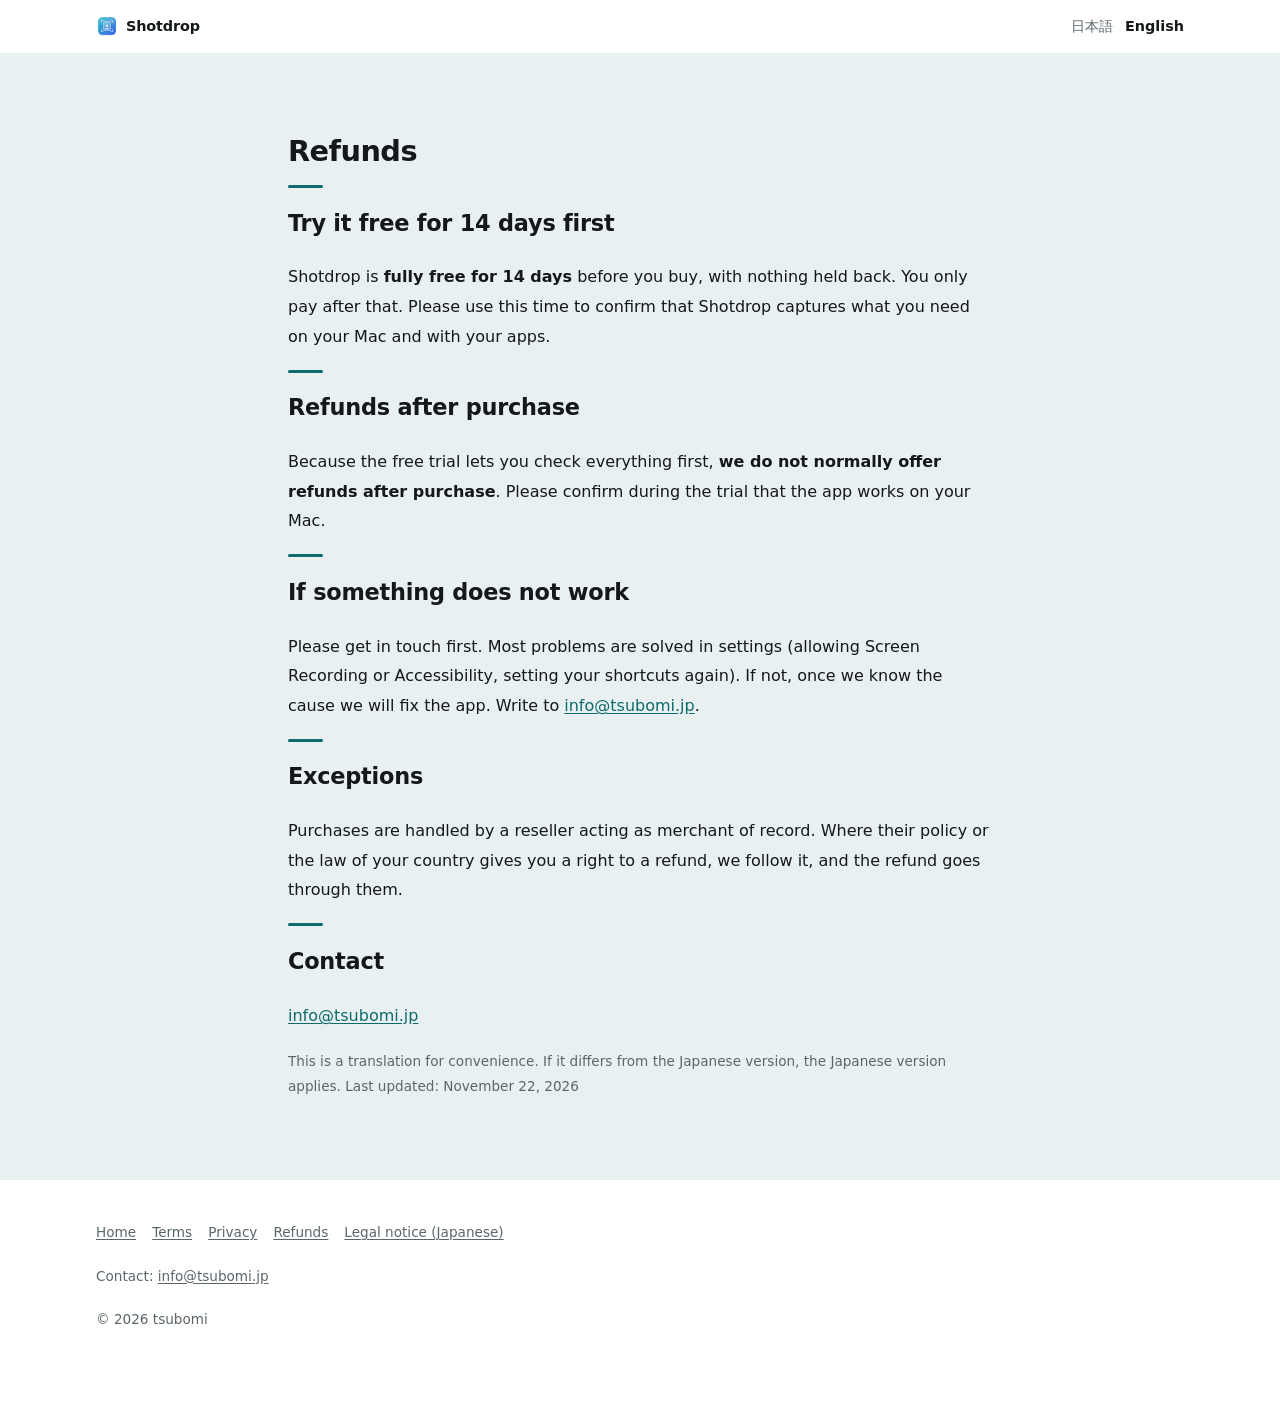
<file: docs/en/refund.html>
<!DOCTYPE html>
<html lang="en">
<head>
<meta charset="utf-8">
<meta name="viewport" content="width=device-width, initial-scale=1">
<title>Refunds &mdash; Shotdrop</title>
<link rel="stylesheet" href="../style.css">
<link rel="icon" href="../appicon.png">
</head>
<body>
<header class="top"><div class="wrap">
  <a class="brand" href="index.html"><img src="../appicon.png" alt="" width="22" height="22">Shotdrop</a>
  <nav class="langs"><a href="../refund.html">日本語</a><a href="refund.html" aria-current="true">English</a></nav>
</div></header>
<section><div class="wrap"><article><h1 style="font-size:1.8rem">Refunds</h1>
<h2>Try it free for 14 days first</h2>
<p>Shotdrop is <strong>fully free for 14 days</strong> before you buy, with nothing held back. You only pay after that. Please use this time to confirm that Shotdrop captures what you need on your Mac and with your apps.</p>

<h2>Refunds after purchase</h2>
<p>Because the free trial lets you check everything first, <strong>we do not normally offer refunds after purchase</strong>. Please confirm during the trial that the app works on your Mac.</p>

<h2>If something does not work</h2>
<p>Please get in touch first. Most problems are solved in settings (allowing Screen Recording or Accessibility, setting your shortcuts again). If not, once we know the cause we will fix the app. Write to <a href="mailto:info@tsubomi.jp">info@tsubomi.jp</a>.</p>

<h2>Exceptions</h2>
<p>Purchases are handled by a reseller acting as merchant of record. Where their policy or the law of your country gives you a right to a refund, we follow it, and the refund goes through them.</p>

<h2>Contact</h2>
<p><a href="mailto:info@tsubomi.jp">info@tsubomi.jp</a></p>
<p class="note">This is a translation for convenience. If it differs from the Japanese version, the Japanese version applies. Last updated: November 22, 2026</p>
</article></div></section>
<footer><div class="wrap">
  <nav><a href="index.html">Home</a><a href="terms.html">Terms</a><a href="privacy.html">Privacy</a><a href="refund.html">Refunds</a><a href="../tokushoho.html">Legal notice (Japanese)</a></nav>
  <p>Contact: <a href="mailto:info@tsubomi.jp">info@tsubomi.jp</a></p>
  <p>&copy; 2026 tsubomi</p>
</div></footer>
</body>
</html>
</file>
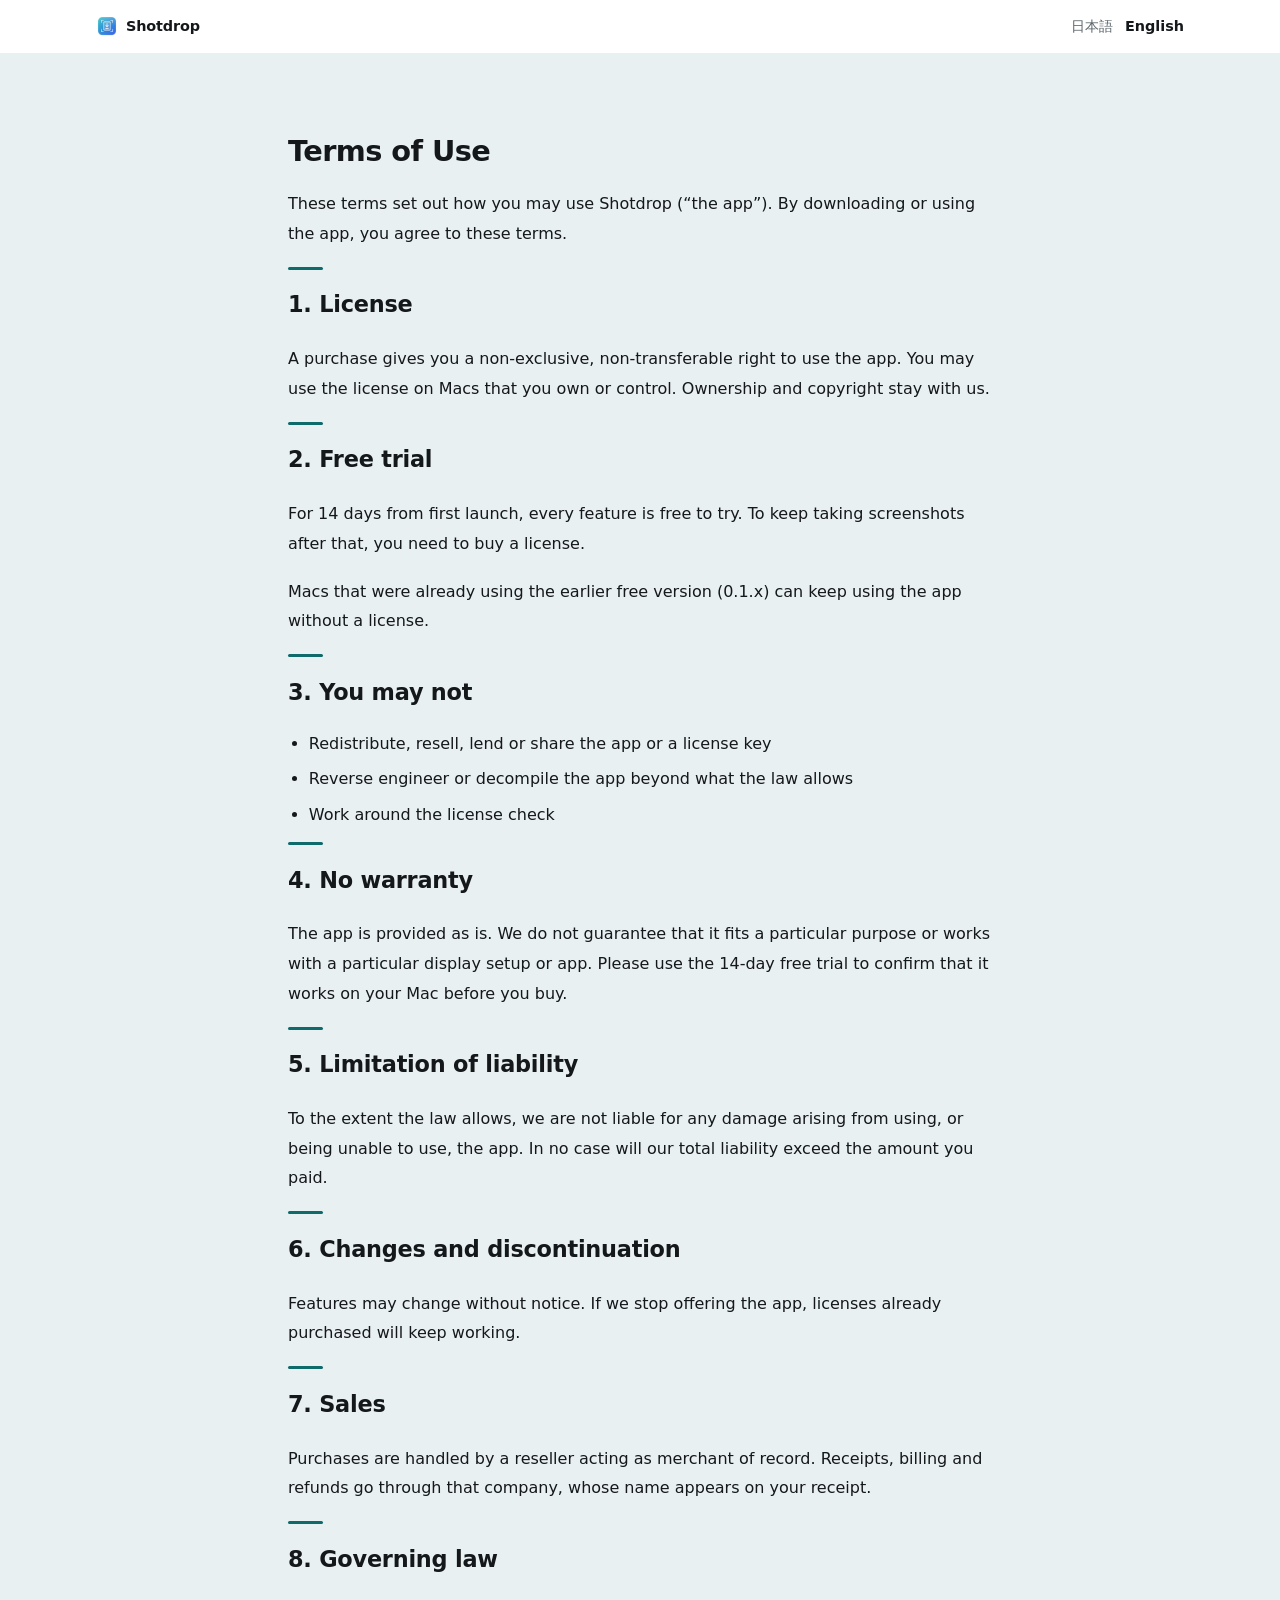
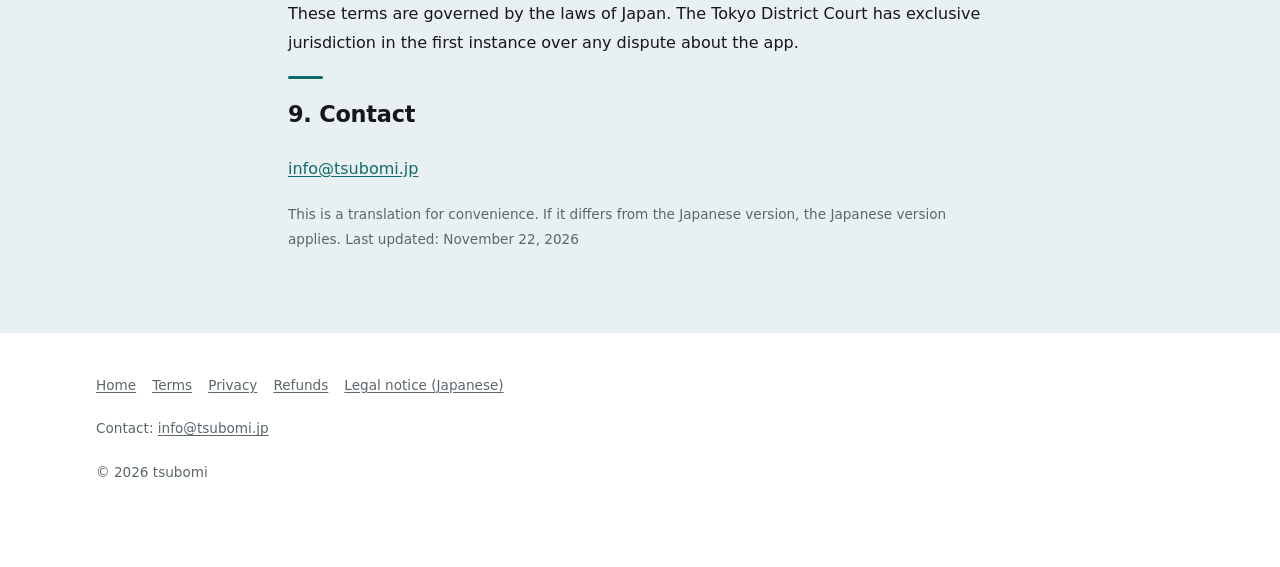
<file: docs/en/terms.html>
<!DOCTYPE html>
<html lang="en">
<head>
<meta charset="utf-8">
<meta name="viewport" content="width=device-width, initial-scale=1">
<title>Terms of Use &mdash; Shotdrop</title>
<link rel="stylesheet" href="../style.css">
<link rel="icon" href="../appicon.png">
</head>
<body>
<header class="top"><div class="wrap">
  <a class="brand" href="index.html"><img src="../appicon.png" alt="" width="22" height="22">Shotdrop</a>
  <nav class="langs"><a href="../terms.html">日本語</a><a href="terms.html" aria-current="true">English</a></nav>
</div></header>
<section><div class="wrap"><article><h1 style="font-size:1.8rem">Terms of Use</h1>
<p>These terms set out how you may use Shotdrop (“the app”). By downloading or using the app, you agree to these terms.</p>

<h2>1. License</h2>
<p>A purchase gives you a non-exclusive, non-transferable right to use the app. You may use the license on Macs that you own or control. Ownership and copyright stay with us.</p>

<h2>2. Free trial</h2>
<p>For 14 days from first launch, every feature is free to try. To keep taking screenshots after that, you need to buy a license.</p>
<p>Macs that were already using the earlier free version (0.1.x) can keep using the app without a license.</p>

<h2>3. You may not</h2>
<ul>
  <li>Redistribute, resell, lend or share the app or a license key</li>
  <li>Reverse engineer or decompile the app beyond what the law allows</li>
  <li>Work around the license check</li>
</ul>

<h2>4. No warranty</h2>
<p>The app is provided as is. We do not guarantee that it fits a particular purpose or works with a particular display setup or app. Please use the 14-day free trial to confirm that it works on your Mac before you buy.</p>

<h2>5. Limitation of liability</h2>
<p>To the extent the law allows, we are not liable for any damage arising from using, or being unable to use, the app. In no case will our total liability exceed the amount you paid.</p>

<h2>6. Changes and discontinuation</h2>
<p>Features may change without notice. If we stop offering the app, licenses already purchased will keep working.</p>

<h2>7. Sales</h2>
<p>Purchases are handled by a reseller acting as merchant of record. Receipts, billing and refunds go through that company, whose name appears on your receipt.</p>

<h2>8. Governing law</h2>
<p>These terms are governed by the laws of Japan. The Tokyo District Court has exclusive jurisdiction in the first instance over any dispute about the app.</p>

<h2>9. Contact</h2>
<p><a href="mailto:info@tsubomi.jp">info@tsubomi.jp</a></p>
<p class="note">This is a translation for convenience. If it differs from the Japanese version, the Japanese version applies. Last updated: November 22, 2026</p>
</article></div></section>
<footer><div class="wrap">
  <nav><a href="index.html">Home</a><a href="terms.html">Terms</a><a href="privacy.html">Privacy</a><a href="refund.html">Refunds</a><a href="../tokushoho.html">Legal notice (Japanese)</a></nav>
  <p>Contact: <a href="mailto:info@tsubomi.jp">info@tsubomi.jp</a></p>
  <p>&copy; 2026 tsubomi</p>
</div></footer>
</body>
</html>
</file>
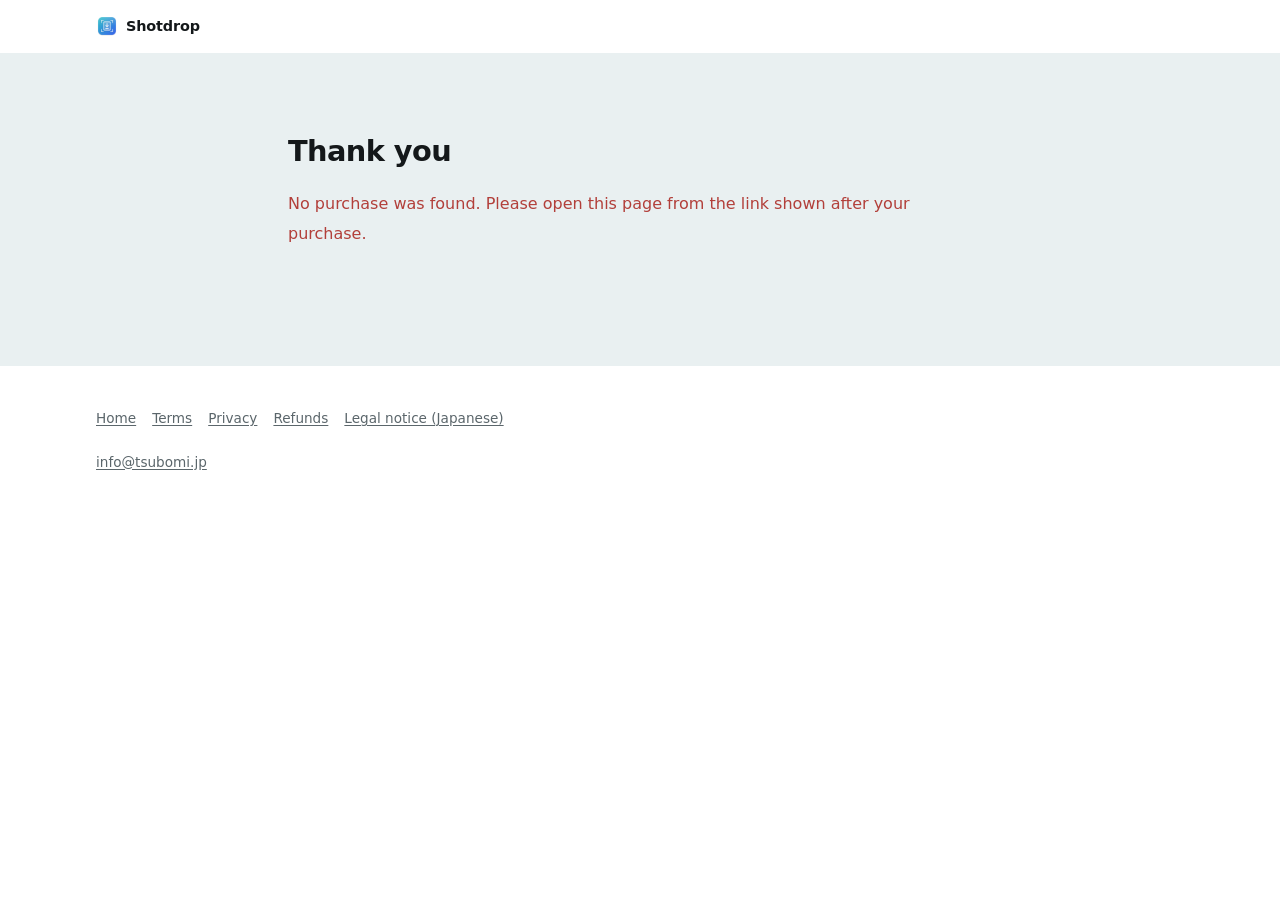
<file: docs/en/thanks.html>
<!DOCTYPE html>
<html lang="en">
<head>
<meta charset="utf-8">
<meta name="viewport" content="width=device-width, initial-scale=1">
<meta name="robots" content="noindex">
<title>Your license key &mdash; Shotdrop</title>
<link rel="stylesheet" href="../style.css">
<link rel="icon" href="../appicon.png">
<style>
  .key {
    font-family: var(--mono); font-size: .95rem; word-break: break-all;
    background: var(--panel); border: 1px solid var(--rule); border-radius: 8px;
    padding: 1rem 1.1rem; margin: 1rem 0; line-height: 1.6;
  }
  .state { min-height: 6rem; }
  .bad { color: var(--warn); }
</style>
</head>
<body>
<header class="top"><div class="wrap">
  <a class="brand" href="index.html"><img src="../appicon.png" alt="" width="22" height="22">Shotdrop</a>
</div></header>

<section><div class="wrap"><article>
  <h1 style="font-size:1.8rem">Thank you</h1>
  <div class="state" id="state"><p>Getting your license key…</p></div>
  <div id="next" hidden>
    <h2>How to enter it</h2>
    <ol>
      <li>Click the Shotdrop icon in the menu bar, then click “Settings…” at the bottom</li>
      <li>Open “About” on the left</li>
      <li>Paste the key above into the “License” field and click “Activate”</li>
    </ol>
    <p class="note">We have also emailed you the same key, so you can close this page and use the email instead. If it does not arrive, write to <a href="mailto:info@tsubomi.jp">info@tsubomi.jp</a>.</p>
  </div>
</article></div></section>

<footer><div class="wrap">
  <nav><a href="index.html">Home</a><a href="terms.html">Terms</a><a href="privacy.html">Privacy</a><a href="refund.html">Refunds</a><a href="../tokushoho.html">Legal notice (Japanese)</a></nav>
  <p><a href="mailto:info@tsubomi.jp">info@tsubomi.jp</a></p>
</div></footer>

<script>
/**
 * いま支払いが終わった購入のライセンスキーを出す（TouchRotator の thanks.html と同じ作り）。
 *
 * このページ自身は何も知らない。Paddle の取引番号をキーを渡す仕組み（Cloudflare Worker）に
 * 渡し、そちらが Paddle に「本当に支払われたか」を確かめてからキーを返す。同じ取引番号には
 * 必ず同じキーが返るので、読み込み直しても、閉じて開き直しても安全。
 */
// キーを渡す仕組みの URL（worker/shotdrop-keys.js）。Profilink と同じ Cloudflare アカウントに
// shotdrop-keys という名前で置いたときの URL。違う名前・アカウントに置いたら、ここ（と en/thanks.html）を直す。
const KEY_SERVICE = "https://tsubomi-keys.small-leaf-0ba1.workers.dev";
const MAIL = "info@tsubomi.jp";

const state = document.getElementById("state");

function say(text, bad) {
  state.innerHTML = "";
  const p = document.createElement("p");
  if (bad) p.className = "bad";
  p.textContent = text;
  state.appendChild(p);
}

function showKey(key) {
  state.innerHTML = "";
  const label = document.createElement("p");
  label.textContent = "Your license key:";
  const box = document.createElement("div");
  box.className = "key";
  box.textContent = key;
  state.append(label, box);
  document.getElementById("next").hidden = false;
}

async function run() {
  const id = new URLSearchParams(location.search).get("_ptxn");
  if (!id) return say("No purchase was found. Please open this page from the link shown after your purchase.", true);
  if (!KEY_SERVICE) return say("We could not fetch your key. Write to " + MAIL + " and we will send it right away.", true);
  try {
    const response = await fetch(`${KEY_SERVICE}?txn=${encodeURIComponent(id)}`);
    const answer = await response.json();
    if (response.status === 402) return say("This purchase is not complete yet. Please open this page again once payment has gone through.", true);
    if (!response.ok || !answer.key) return say("We could not fetch your key. Write to " + MAIL + " and we will send it right away.", true);
    showKey(answer.key);
  } catch {
    say("We could not fetch your key. Write to " + MAIL + " and we will send it right away.", true);
  }
}

run();
</script>
</body>
</html>
</file>
<file: docs/style.css>
/* One stylesheet for every page and every language. */
:root {
  --ground: #ffffff;
  /* The band behind every other section. Biased towards the accent and dark
     enough to see: at #f5f7f8 the alternating sections were indistinguishable
     from the white ones, so the page read as one unbroken sheet. */
  --panel: #e9f0f1;
  --ink: #14181a;
  --muted: #5b666b;
  --rule: #dbe3e5;
  /* For the lines that have to carry a boundary on their own — between
     sections, and around a card that sits on the same colour as its ground. */
  --rule-strong: #c3d0d3;
  --accent: #0f6b6b;
  --accent-ink: #ffffff;
  --accent-soft: #d9ecea;
  --warn: #b23f3a;
  /* The wrong half of every before-and-after. Warm against the accent, so
     the problem and the fix are two colours rather than two glyphs. */
  --warn-soft: #fbe9e7;
  --glass: rgba(255, 255, 255, .72);
  /* On a Mac this is SF for the Latin letters and Hiragino for the
     Japanese, which is what every other app on the machine looks like. */
  --sans: -apple-system, BlinkMacSystemFont, "SF Pro Text", "Hiragino Sans",
          "Hiragino Kaku Gothic ProN", "Yu Gothic", "Noto Sans JP",
          "PingFang SC", "Microsoft YaHei", system-ui, sans-serif;
  --mono: ui-monospace, "SF Mono", Menlo, monospace;
  /* Two shadows on everything that lifts: a tight one for the edge, a wide
     soft one for the distance. One alone always looks like a sticker. */
  --shadow: 0 1px 2px rgba(16, 24, 26, .05), 0 14px 34px -10px rgba(16, 24, 26, .18);
  --shadow-soft: 0 1px 2px rgba(16, 24, 26, .04), 0 6px 18px -8px rgba(16, 24, 26, .12);
  /* Two widths: the page, and the longest a line of text is allowed to be.
     A wide screen should show more of the layout, not longer lines. */
  --page: 72rem;
  --measure: 44rem;
  --header: 3.6rem;
  /* Light only: the drawings, the screenshots and the palette were all
     built for one scheme, and half-lit versions of them looked worse than
     none. Declared so the browser's own controls follow. */
  color-scheme: light;
}

* { box-sizing: border-box; }
/* `display: inline-block` on .button otherwise wins over the browser's own
   [hidden] rule, and a button meant to be hidden shows anyway. */
[hidden] { display: none !important; }
html { scroll-behavior: smooth; }
body {
  margin: 0;
  background: var(--ground);
  color: var(--ink);
  font-family: var(--sans);
  font-size: 16px;
  line-height: 1.85;
  -webkit-font-smoothing: antialiased;
}
::selection { background: var(--accent-soft); color: var(--ink); }
:focus-visible {
  outline: 2px solid var(--accent);
  outline-offset: 3px;
  border-radius: 4px;
}
.wrap { max-width: var(--page); margin: 0 auto; padding: 0 2rem; }
@media (max-width: 40rem) { .wrap { padding: 0 1.25rem; } }

/* Paragraphs and lists stay readable however wide the window is; the
   figures, cards and tables are free to use the whole page. */
section > .wrap > p,
section > .wrap > ul,
section > .wrap > ol { max-width: var(--measure); }
/* The legal pages are one column of text; centred, they sit under the
   header rather than off to one side of a wide window. */
article { max-width: var(--measure); margin: 0 auto; }

/* Header — sticky and translucent, the way a toolbar behaves on this
   machine. The hairline and shadow only appear once the page has moved,
   so at rest the bar is not a line across an empty screen. */
.top {
  position: sticky; top: 0; z-index: 10;
  padding: .8rem 0;
  font-size: .9rem;
  background: var(--glass);
  -webkit-backdrop-filter: saturate(180%) blur(20px);
  backdrop-filter: saturate(180%) blur(20px);
  border-bottom: 1px solid transparent;
  transition: border-color .2s ease, box-shadow .2s ease;
}
.top.scrolled { border-bottom-color: var(--rule); box-shadow: 0 1px 12px rgba(16, 24, 26, .06); }
@supports not (backdrop-filter: blur(1px)) { .top { background: var(--ground); } }
.top .wrap { display: flex; align-items: center; gap: 1.25rem; flex-wrap: wrap; }
.brand {
  display: flex; align-items: center; gap: .5rem;
  font-weight: 700; text-decoration: none; color: var(--ink); letter-spacing: -.01em;
}
.brand img { width: 22px; height: 22px; border-radius: 5px; display: block; }
.links { display: flex; gap: 1.1rem; }
.links a {
  color: var(--muted); text-decoration: none;
  transition: color .15s ease;
}
.links a:hover { color: var(--ink); }
@media (max-width: 46rem) { .links { display: none; } }
.langs { margin-left: auto; display: flex; gap: .75rem; }
.langs a { color: var(--muted); text-decoration: none; transition: color .15s ease; }
.langs a:hover { color: var(--ink); }
.langs a[aria-current="true"] { color: var(--ink); font-weight: 700; }

/* Anchors land below the sticky bar rather than under it. */
section[id] { scroll-margin-top: calc(var(--header) + 1rem); }

/* Hero — two columns once there is room for them, so a desktop window is
   not one narrow ribbon of text down the middle. The wash behind it is one
   soft circle of the accent, the only decoration on the page. */
.hero {
  position: relative; overflow: hidden;
  padding: 4rem 0 3.5rem; border-bottom: 1px solid var(--rule);
}
.hero::before {
  content: ""; position: absolute; z-index: -1;
  top: -30%; right: -10%; width: 55rem; height: 55rem;
  background: radial-gradient(closest-side, var(--accent-soft), transparent 70%);
  opacity: .8; pointer-events: none;
}
.hero .wrap { display: grid; gap: 2.5rem; align-items: center; }
@media (min-width: 60rem) {
  .hero { padding: 5rem 0 4.5rem; }
  .hero .wrap { grid-template-columns: minmax(0, 1.1fr) minmax(0, 1fr); gap: 3.5rem; }
}
.eyebrow {
  display: inline-flex; align-items: center; gap: .45rem;
  margin: 0 0 1.1rem; padding: .3rem .8rem;
  background: var(--accent-soft); color: var(--accent);
  border-radius: 999px; font-size: .78rem; font-weight: 600;
}
.eyebrow i {
  width: 6px; height: 6px; border-radius: 50%; background: currentColor;
  animation: blink 2.4s ease-in-out infinite;
}
h1 {
  font-size: 2.25rem; line-height: 1.3; margin: 0 0 .9rem;
  font-weight: 700; letter-spacing: -.02em;
  text-wrap: balance;
  /* Japanese and Chinese break between any two characters. Left alone, a
     heading splits a word in half at exactly the wrong width. */
  line-break: strict; overflow-wrap: normal;
}
@media (min-width: 60rem) { h1 { font-size: 2.5rem; } }
.tagline { font-size: 1.1rem; color: var(--muted); margin: 0 0 2rem; max-width: 34rem; }
.cta { display: flex; gap: .75rem; flex-wrap: wrap; align-items: center; }
.button {
  display: inline-block; padding: .72rem 1.5rem; border-radius: 10px;
  background: var(--accent); color: var(--accent-ink);
  text-decoration: none; font-weight: 600; letter-spacing: .01em;
  border: 1px solid transparent; box-shadow: var(--shadow-soft);
  transition: transform .12s ease, box-shadow .12s ease, border-color .12s ease;
}
.button:hover { transform: translateY(-1px); box-shadow: var(--shadow); }
.button:active { transform: translateY(0); box-shadow: none; }
.button.ghost {
  background: var(--ground); color: var(--accent);
  border-color: var(--rule); box-shadow: var(--shadow-soft);
}
.button.ghost:hover { border-color: var(--accent); }
.note { color: var(--muted); font-size: .85rem; margin: .9rem 0 0; max-width: var(--measure); }

/* The screenshots are framed as windows — three lights and a title bar — so
   a picture of one pane reads as the app rather than as a cropped rectangle.
   Held to 460px: the captures are 590px wide and no more, and shown any
   larger a Retina screen stretches them and they go soft. */
.macwin {
  max-width: 460px; border-radius: 12px; overflow: hidden;
  background: var(--ground); border: 1px solid var(--rule);
  box-shadow: var(--shadow);
  transition: transform .3s ease, box-shadow .3s ease;
}
.macwin:hover { transform: translateY(-2px); }
.macwin-bar {
  display: flex; align-items: center; gap: 6px;
  padding: .5rem .7rem; border-bottom: 1px solid var(--rule);
  background: linear-gradient(180deg, var(--panel), var(--ground));
}
.macwin-bar i { width: 11px; height: 11px; border-radius: 50%; }
.macwin-bar i:nth-child(1) { background: #ff5f57; }
.macwin-bar i:nth-child(2) { background: #febc2e; }
.macwin-bar i:nth-child(3) { background: #28c840; }
.macwin-bar span { margin-left: .4rem; font-size: .72rem; font-weight: 600; color: var(--muted); }
img.shot { display: block; width: 100%; height: auto; margin: 0; }
/* アプリの画面写真は、撮った大きさ（pt）より大きく引き伸ばさない。写真は 3 倍の細かさで
   撮っているので、この上限までなら Retina の画面でもくっきり見える。 */
img.shot.menu-panel { max-width: 380px; border-radius: 26px; box-shadow: 0 18px 50px rgba(0,0,0,.18), 0 0 0 1px rgba(0,0,0,.06); }
.macwin.app { max-width: 440px; margin: 0 auto; }
/* Shotdrop's panel picture carries its own shadow and transparent corners, so it gets
   no frame here; 416px is its size in points (shadow included), drawn at 2x. */
img.shot.panel-shot { max-width: 416px; }
/* Pull the caption up over the empty shadow room at the bottom of the picture. */
img.shot.panel-shot + figcaption { margin-top: -1.5rem; }
/* The selection screen: a whole (made-up) screen under the features. */
.fig.screen-shot { margin: 2.5rem 0 0; max-width: 56rem; }
.fig.screen-shot img { border-radius: 12px; box-shadow: var(--shadow), 0 0 0 1px rgba(0,0,0,.06); }
.shot-figure { margin: 0; display: grid; justify-items: center; }
.shot-figure figcaption { max-width: 460px; margin-top: .9rem; font-size: .8rem; color: var(--muted); }
@media (max-width: 60rem) { .shot-figure { margin-top: 1rem; } }

/* Sections. Every other one sits on a band of colour, so where one topic
   ends and the next begins is visible from across the room rather than
   only on the hairline between them. */
section { padding: 3.5rem 0; border-bottom: 1px solid var(--rule-strong); }
@media (min-width: 60rem) { section { padding: 5rem 0; } }
/* Odd rather than even: the first section is the long one, and its four
   features need a band behind them for the cards to sit on. */
body > section:nth-of-type(odd) { background: var(--panel); border-bottom-color: transparent; }
/* A short accent rule over each heading — the mark that says a new section
   starts here. */
h2 {
  position: relative; padding-top: 1.1rem;
  font-size: 1.4rem; margin: 0 0 1rem; letter-spacing: -.01em; text-wrap: balance;
}
h2::before {
  content: ""; position: absolute; top: 0; left: 0;
  width: 2.2rem; height: 3px; border-radius: 2px; background: var(--accent);
}
/* The one line under a section heading. Short by design: everything else
   belongs to the feature it describes. */
.lede { margin: 0 0 2.5rem; color: var(--muted); font-size: 1rem; }
h3 { font-size: 1rem; margin: 2rem 0 .3rem; }
p { margin: 1.15rem 0; }
ul, ol { padding-left: 1.3rem; margin: .8rem 0; }
li { margin: .35rem 0; }
a { color: var(--accent); text-underline-offset: 2px; }
code { font-family: var(--mono); font-size: .88em; background: var(--panel); padding: .1em .35em; border-radius: 4px; }

.features { display: grid; gap: 1.25rem; grid-template-columns: repeat(auto-fit, minmax(15rem, 1fr)); }
/* Two by two rather than three and a gap. */
@media (min-width: 56rem) { .features { grid-template-columns: 1fr 1fr; max-width: 56rem; } }
/* Tinted, because this section sits on the white band: a white card on a
   white ground is a rectangle of hairline and nothing else. */
.feature {
  background: var(--panel); border: 1px solid var(--rule); border-radius: 12px;
  padding: 1.1rem 1.25rem;
  transition: transform .2s ease, box-shadow .2s ease, border-color .2s ease;
}
.feature:hover { transform: translateY(-2px); box-shadow: var(--shadow); border-color: var(--accent); }
.feature h3 { margin: 0 0 .3rem; }
.feature p { margin: 0; font-size: .92rem; color: var(--muted); }

/* A feature and the picture of it, side by side; every other one flipped so
   the page alternates instead of marching down one edge. */
/* Each one is a card. A rule and a stretch of white between them was not
   enough — four features read as one continuous column of text, with no
   sign of where one ended and the next began. An edge all the way round
   says it plainly. */
.showcase {
  display: grid; gap: 1.75rem; align-items: start;
  background: var(--ground); border: 1px solid var(--rule);
  border-radius: 16px; padding: 1.6rem; box-shadow: var(--shadow-soft);
}
@media (min-width: 56rem) { .showcase { padding: 2.25rem; } }
.showcase + .showcase { margin-top: 1.5rem; }
.showcase-text { max-width: var(--measure); }
.showcase-text h3 {
  display: flex; align-items: baseline; gap: .6rem;
  font-size: 1.2rem; margin: 0 0 .4rem; letter-spacing: -.01em;
}
.showcase-text .num {
  flex: none; width: 1.6rem; height: 1.6rem; border-radius: 50%;
  background: var(--accent); color: var(--accent-ink);
  font-size: .8rem; font-weight: 700; line-height: 1.6rem; text-align: center;
  align-self: flex-start; transform: translateY(.15rem);
}
.showcase-text p { margin: 1rem 0 0; color: var(--muted); font-size: .95rem; }
.showcase-text .step {
  margin-top: 1.4rem; padding-left: .9rem; border-left: 2px solid var(--accent-soft);
  font-size: .85rem; color: var(--muted);
}
.showcase-text .step b { color: var(--ink); }
@media (min-width: 56rem) {
  .showcase { grid-template-columns: minmax(0, 1fr) minmax(0, 1fr); gap: 3rem; }
  .showcase.flip .showcase-text { order: 2; }
}

/* Figures. These are drawings, not screenshots: they explain what happens,
   and they are built from the page's own colours so they follow the theme. */
.fig { margin: 0; }
.fig figcaption { margin-top: .8rem; font-size: .82rem; color: var(--muted); line-height: 1.7; }
.stage {
  background: var(--panel); border: 1px solid var(--rule); border-radius: 14px;
  padding: 1.15rem;
}

/* Touch offset: the same panel with the correction off and on. */
.compare { display: grid; grid-template-columns: 1fr 1fr; gap: 1rem; }
.case { text-align: center; }
.case .stand { display: block; width: 22%; height: 9px; margin: 0 auto; background: #cfd8da; }
.case .stand::after {
  content: ""; display: block; width: 300%; height: 6px; margin: 0 -100%;
  border-radius: 3px; background: #cfd8da;
}
.case b { display: block; margin-top: .8rem; font-size: .82rem; }
.case.bad b { color: var(--warn); }
.case.good b { color: var(--accent); }
/* Drawn as the monitor it is: a dark bezel, and a neck and foot below. */
.panel {
  position: relative; aspect-ratio: 3 / 4; border-radius: 10px;
  border: 7px solid #2f3a3e; background: var(--ground);
  background-image: linear-gradient(var(--rule) 1px, transparent 1px),
                    linear-gradient(90deg, var(--rule) 1px, transparent 1px);
  background-size: 25% 25%;
}
.touch {
  position: absolute; left: 30%; top: 30%;
  width: 1.5rem; height: 1.5rem; margin: -.75rem 0 0 -.75rem;
  border-radius: 50%; border: 2px solid var(--accent); background: var(--accent-soft);
}
.touch::after {
  content: ""; position: absolute; inset: -.45rem;
  border-radius: 50%; border: 1px dashed var(--accent); opacity: .45;
}
/* The finger is still on the glass, so the touch keeps ringing. */
.touch::before {
  content: ""; position: absolute; inset: -2px;
  border-radius: 50%; border: 2px solid var(--accent);
  animation: ripple 2.4s cubic-bezier(.2, .6, .3, 1) infinite;
}
/* The macOS arrow, drawn rather than fetched. */
.pointer {
  position: absolute; width: 14px; height: 21px; background: var(--ink);
  clip-path: polygon(0% 0%, 0% 89%, 33% 67%, 58% 100%, 75% 94%, 50% 61%, 92% 61%);
}
.case.bad .pointer { left: 30%; top: 68%; }
.case.good .pointer { left: calc(30% + 1px); top: calc(30% + 1px); }
.offset {
  position: absolute; left: 30%; top: 34%; height: 34%;
  border-left: 2px dashed var(--warn);
}
.offset span {
  position: absolute; left: .5rem; top: 50%; transform: translateY(-50%);
  font-size: .7rem; color: var(--warn); white-space: nowrap;
}

/* What a touch does. Two columns so the gesture and its result read as a
   pair rather than a sentence. */
.gestures div {
  display: flex; gap: 1rem; align-items: baseline;
  padding: .6rem .7rem; border-radius: 6px; font-size: .9rem;
}
/* Banded rather than ruled. Six hairlines in a row read as a form to fill
   in; the bands read as a list of pairs, which is what this is. */
.gestures div:nth-child(odd) { background: var(--ground); }
.gestures b { flex: none; width: 10rem; overflow-wrap: anywhere; }
.gestures span { color: var(--muted); }
/* On a phone the two columns do not fit, so the result moves to its own
   line. Both halves have to be blocks and the result needs its arrow:
   left inline they ran together and read as one word — 「タップクリック」. */
@media (max-width: 32rem) {
  .gestures div { display: block; }
  .gestures b { display: block; width: auto; }
  .gestures span { display: block; }
  .gestures span::before { content: "→ "; color: var(--accent); font-weight: 700; }
}

/* The menu bar popup. Same rows the app puts there. */
.mock { padding: 1rem; }
.mock-bar {
  display: flex; align-items: center; gap: .5rem;
  padding: .2rem .6rem; border-radius: 7px;
  background: var(--ground); border: 1px solid var(--rule);
  font-size: .7rem; color: var(--muted);
}
.mock-bar .spacer { margin-left: auto; }
.mock-bar .glyph { width: 15px; height: 15px; display: block; }
.pop {
  width: min(17rem, 100%); margin: .5rem 0 0 auto; padding: .6rem;
  background: var(--ground); border: 1px solid var(--rule); border-radius: 14px;
  box-shadow: var(--shadow);
  font-size: .72rem; line-height: 1.5;
  transform-origin: top right;
}
.pop-head { display: flex; align-items: center; gap: .55rem; }
.pop-icon { width: 32px; height: 32px; flex: none; display: block; }
.pop-head b { display: block; font-size: .8rem; }
.pop-head small { color: var(--muted); font-size: .68rem; }
.pop-head .live { color: #2e9e5b; }
.sw {
  margin-left: auto; flex: none; position: relative;
  width: 30px; height: 18px; border-radius: 9px; background: var(--accent);
}
.sw::after {
  content: ""; position: absolute; top: 2px; right: 2px;
  width: 14px; height: 14px; border-radius: 50%; background: #fff;
}
.pop-card {
  margin-top: .5rem; padding: .5rem .6rem;
  background: var(--panel); border: 1px solid var(--rule); border-radius: 10px;
}
.pop-row { display: flex; align-items: center; gap: .5rem; margin: .2rem 0; }
.pop-row .dim { color: var(--muted); }
.pop-row .push { margin-left: auto; }
.bar { flex: 1; height: 4px; border-radius: 2px; background: var(--rule); position: relative; }
.bar i { position: absolute; left: 0; top: 0; bottom: 0; border-radius: 2px; background: var(--accent); }
.seg { display: flex; margin-top: .45rem; border: 1px solid var(--rule); border-radius: 6px; overflow: hidden; }
.seg span { flex: 1; text-align: center; padding: .1rem 0; font-size: .68rem; color: var(--muted); }
.seg span.on { background: var(--accent); color: var(--accent-ink); font-weight: 700; }
.pop-btn {
  margin-top: .5rem; padding: .35rem; border-radius: 8px; text-align: center;
  background: var(--accent); color: var(--accent-ink); font-weight: 700;
}
.pop-link { margin-top: .35rem; text-align: center; color: var(--accent); }
.pop-label { color: var(--muted); font-size: .68rem; }

/* Window layout. The first drawing of this was two abstract rectangles and
   nobody could tell what they were looking at. It is a proper illustration
   now — an external monitor on its stand and a laptop on its base, drawn in
   docs/desk-*.svg — with the labels kept out here so every language can
   write its own. */
.desks { display: grid; gap: .9rem; }
.desk-label { margin: 0 0 .55rem; font-size: .78rem; color: var(--muted); }
.desk-label b { color: var(--ink); font-weight: 700; margin-right: .45rem; }
.desk.after .desk-label b { color: var(--accent); }
.desk img { display: block; width: 100%; height: auto; }
.desk-legend {
  display: grid; grid-template-columns: 45% 55%;
  margin: .35rem 0 0; font-size: .72rem; color: var(--muted); text-align: center;
}
.desk-arrow { margin: 0; text-align: center; font-size: .75rem; color: var(--muted); }
.desk-arrow em { font-style: normal; color: var(--accent); font-weight: 700; }

/* Price — the number, then what it buys, in a card that looks like the
   thing you are about to press. */
.price {
  background: var(--accent-soft); border-radius: 16px; padding: 1.5rem;
  display: grid; gap: 1.5rem; align-items: center;
}
@media (min-width: 48rem) { .price { grid-template-columns: auto minmax(0, 1fr); padding: 2rem 2.25rem; } }
.price p { margin: .4rem 0; }
.price .amount { font-size: 2.4rem; font-weight: 700; margin: 0; white-space: nowrap; letter-spacing: -.02em; }
.price .amount small { display: block; font-size: .85rem; font-weight: 600; color: var(--muted); letter-spacing: 0; }
.price-list { list-style: none; margin: 0; padding: 0; display: grid; gap: .55rem; }
/* The tick hangs in the margin rather than being a flex item. As a flex
   row every run of text in the line became an item of its own, so the
   sentence was chopped into columns and, on a phone, wrapped mid-phrase. */
.price-list li {
  position: relative; margin: 0; padding-left: 1.5rem; font-size: .92rem;
}
.price-list li::before {
  content: "✓"; position: absolute; left: 0; top: 0;
  color: var(--accent); font-weight: 700;
}

/* Specs, in a card rather than a bare table. */
.scroller {
  overflow-x: auto;
  background: var(--ground); border: 1px solid var(--rule); border-radius: 14px;
  box-shadow: var(--shadow-soft);
}
table { border-collapse: collapse; width: 100%; font-size: .92rem; }
th, td { text-align: left; padding: .8rem 1.1rem; border-bottom: 1px solid var(--rule); vertical-align: top; }
tr:last-child th, tr:last-child td { border-bottom: 0; }
th { color: var(--muted); font-weight: 700; width: 12rem; white-space: nowrap; }
/* On a phone there is no room for two columns: a 12rem label column left
   the wide rows breaking one character at a time (「販売業/者」). The label
   goes above its value instead, and the row keeps the rule under it. */
@media (max-width: 34rem) {
  table, tbody, tr, th, td { display: block; width: auto; }
  tr { border-bottom: 1px solid var(--rule); }
  tr:last-child { border-bottom: 0; }
  th, td { border-bottom: 0; white-space: normal; }
  th { padding: .8rem 1.1rem 0; }
  td { padding: .1rem 1.1rem .8rem; }
}
article .scroller { border: 0; box-shadow: none; background: none; }

footer { padding: 2.5rem 0 4rem; color: var(--muted); font-size: .85rem; }
footer nav { display: flex; gap: 1rem; flex-wrap: wrap; margin-bottom: 1rem; }
footer a { color: var(--muted); transition: color .15s ease; }
footer a:hover { color: var(--ink); }

article h2:first-of-type { margin-top: 0; }
article section { border: 0; padding: 1.5rem 0 0; }

/* ---- Motion -------------------------------------------------------------
   Everything here is decoration: the page is complete and readable with all
   of it switched off, which is what happens when the visitor asks for less
   movement, and when the script does not run (the .js class is set by it). */
@keyframes rise { from { opacity: 0; transform: translateY(14px); } to { opacity: 1; transform: none; } }
@keyframes ripple { 0% { transform: scale(1); opacity: .5; } 70%, 100% { transform: scale(2.1); opacity: 0; } }
@keyframes blink { 0%, 100% { opacity: 1; } 50% { opacity: .35; } }
@keyframes popin { from { opacity: 0; transform: scale(.94) translateY(-6px); } to { opacity: 1; transform: none; } }
@keyframes knob { from { transform: translateX(-12px); } to { transform: none; } }
@keyframes settle { from { opacity: 0; transform: translateY(10px) scale(.96); } to { opacity: 1; transform: none; } }

/* The hero is on screen at load, so it plays straight away, one line after
   the next rather than all at once. */
.js .hero .wrap > * > *,
.js .hero .wrap > figure { animation: rise .7s cubic-bezier(.2, .7, .3, 1) both; }
.js .hero .eyebrow { animation-delay: .02s; }
.js .hero h1 { animation-delay: .08s; }
.js .hero .tagline { animation-delay: .16s; }
.js .hero .cta { animation-delay: .24s; }
.js .hero .note { animation-delay: .32s; }
.js .hero .shot-figure { animation-delay: .3s; }

/* Everything below waits until it is nearly in view. */
.js .reveal { opacity: 0; transform: translateY(16px); transition: opacity .7s cubic-bezier(.2, .7, .3, 1), transform .7s cubic-bezier(.2, .7, .3, 1); }
.js .reveal.in { opacity: 1; transform: none; }
.js .reveal:nth-child(2) { transition-delay: .06s; }
.js .reveal:nth-child(3) { transition-delay: .12s; }
.js .reveal:nth-child(4) { transition-delay: .18s; }

/* The popup arrives the way a popover does, and its switch lands a moment
   after the panel it sits in. */
.js .reveal.in .pop { animation: popin .5s cubic-bezier(.2, .8, .25, 1) both; }
.js .reveal.in .sw::after { animation: knob .45s .35s cubic-bezier(.2, .8, .25, 1) both; }
/* The restored desk arrives a moment after the one above it, so the two
   read as before and after rather than as one picture. */
.js .reveal.in .desk.after { animation: settle .6s .25s cubic-bezier(.2, .8, .25, 1) both; }

@media (prefers-reduced-motion: reduce) {
  html { scroll-behavior: auto; }
  *, *::before, *::after {
    animation-duration: .001ms !important;
    animation-iteration-count: 1 !important;
    transition-duration: .001ms !important;
    /* The delays have to go too. Zeroing only the duration leaves the
       staggered pieces holding their opening frame — which `both` fills
       backwards, so they sit invisible — and then popping into place when
       the delay runs out. That pop is the movement the visitor asked not
       to see. */
    animation-delay: .001ms !important;
    transition-delay: .001ms !important;
  }
  .js .reveal { opacity: 1; transform: none; }
}

/* Before and after, in two lines, so a visitor who reads nothing else still
   knows what each feature changes. */
/* Two filled rows rather than two lines of text with a mark in front. The
   colour is the message: the warm one is what the machine does on its own,
   the accent one is what changes. A reader who scans and never stops still
   gets the whole page from these. */
.ba { display: grid; gap: .4rem; margin: 1.1rem 0 0; }
.ba div {
  display: flex; gap: .55rem; align-items: baseline;
  padding: .5rem .8rem; border-radius: 8px;
  font-size: .88rem; line-height: 1.6;
}
.ba div::before { flex: none; font-weight: 700; }
.ba .before { background: var(--warn-soft); color: var(--ink); }
.ba .before::before { content: "✗"; color: var(--warn); }
.ba .after { background: var(--accent-soft); color: var(--ink); }
.ba .after::before { content: "✓"; color: var(--accent); }
.ba b { font-weight: 700; margin-right: .35rem; }
.ba .before b { color: var(--warn); }
.ba .after b { color: var(--accent); }
</file>
